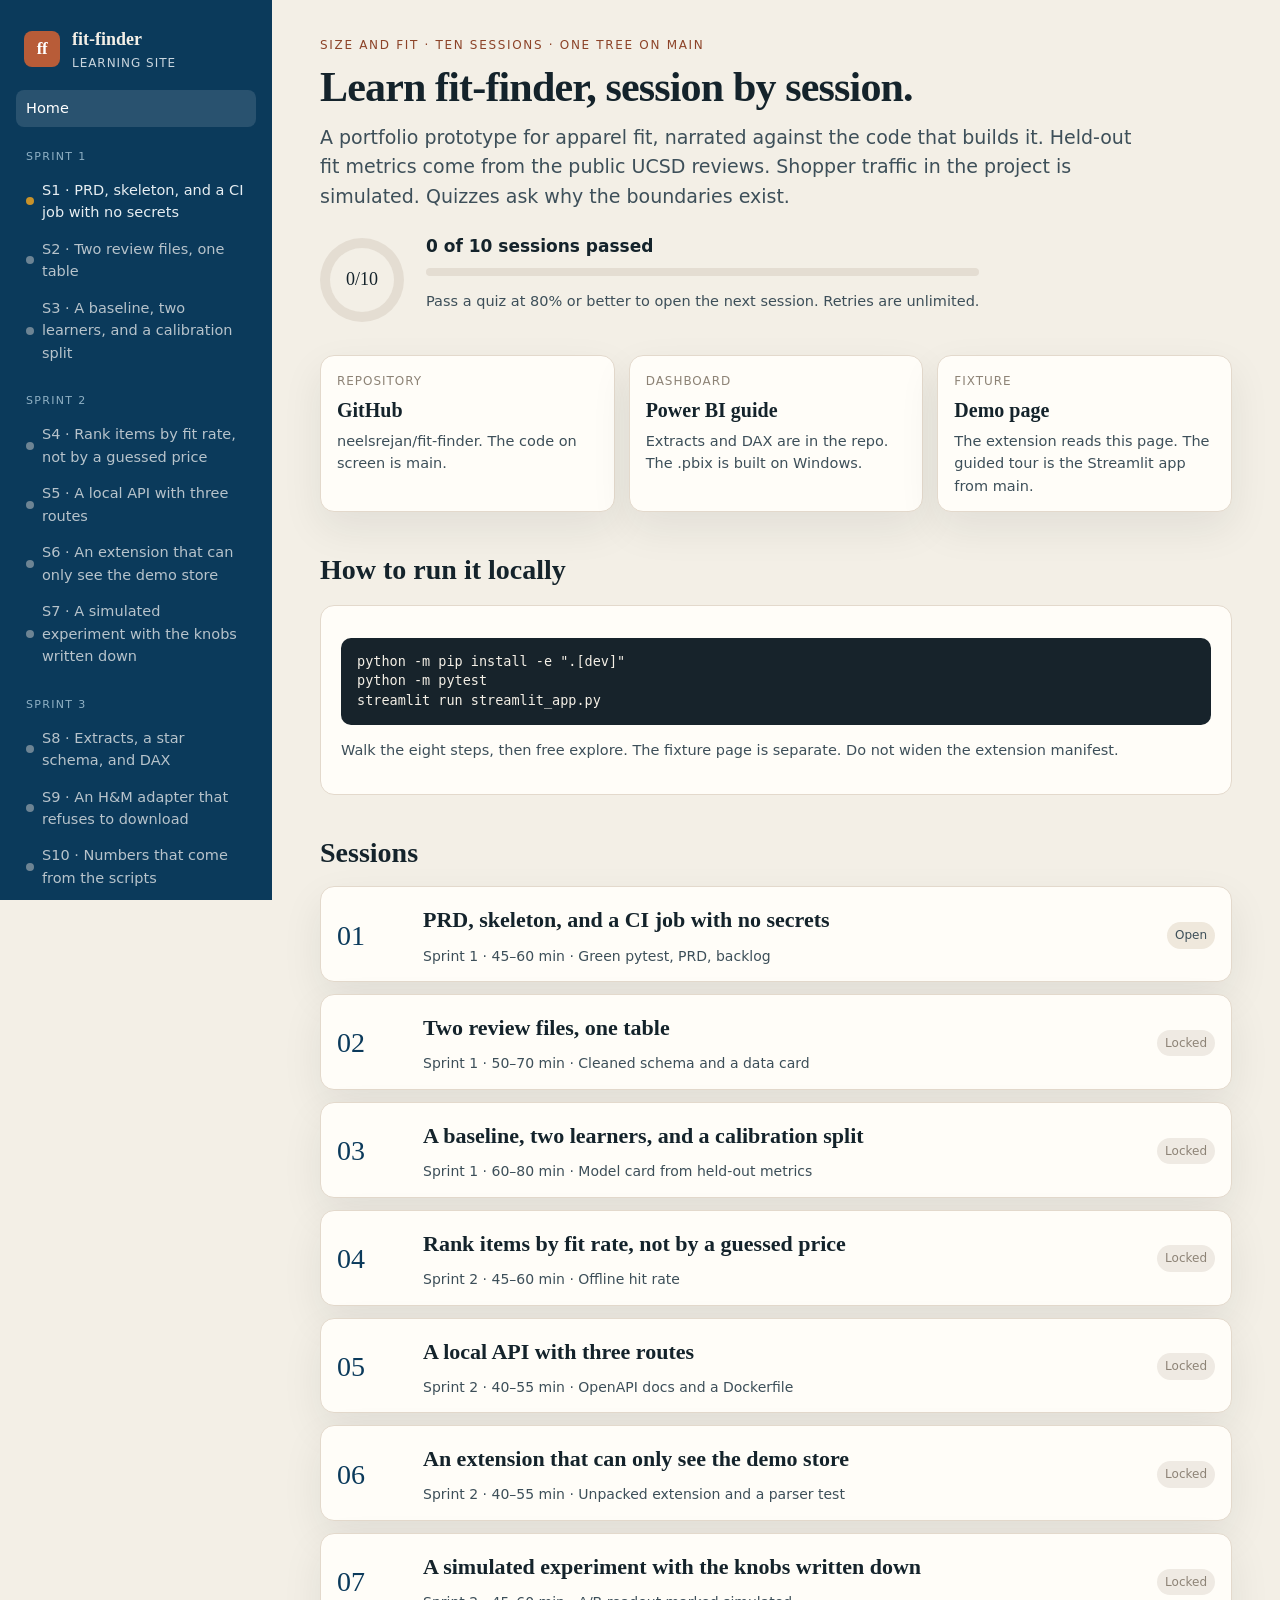
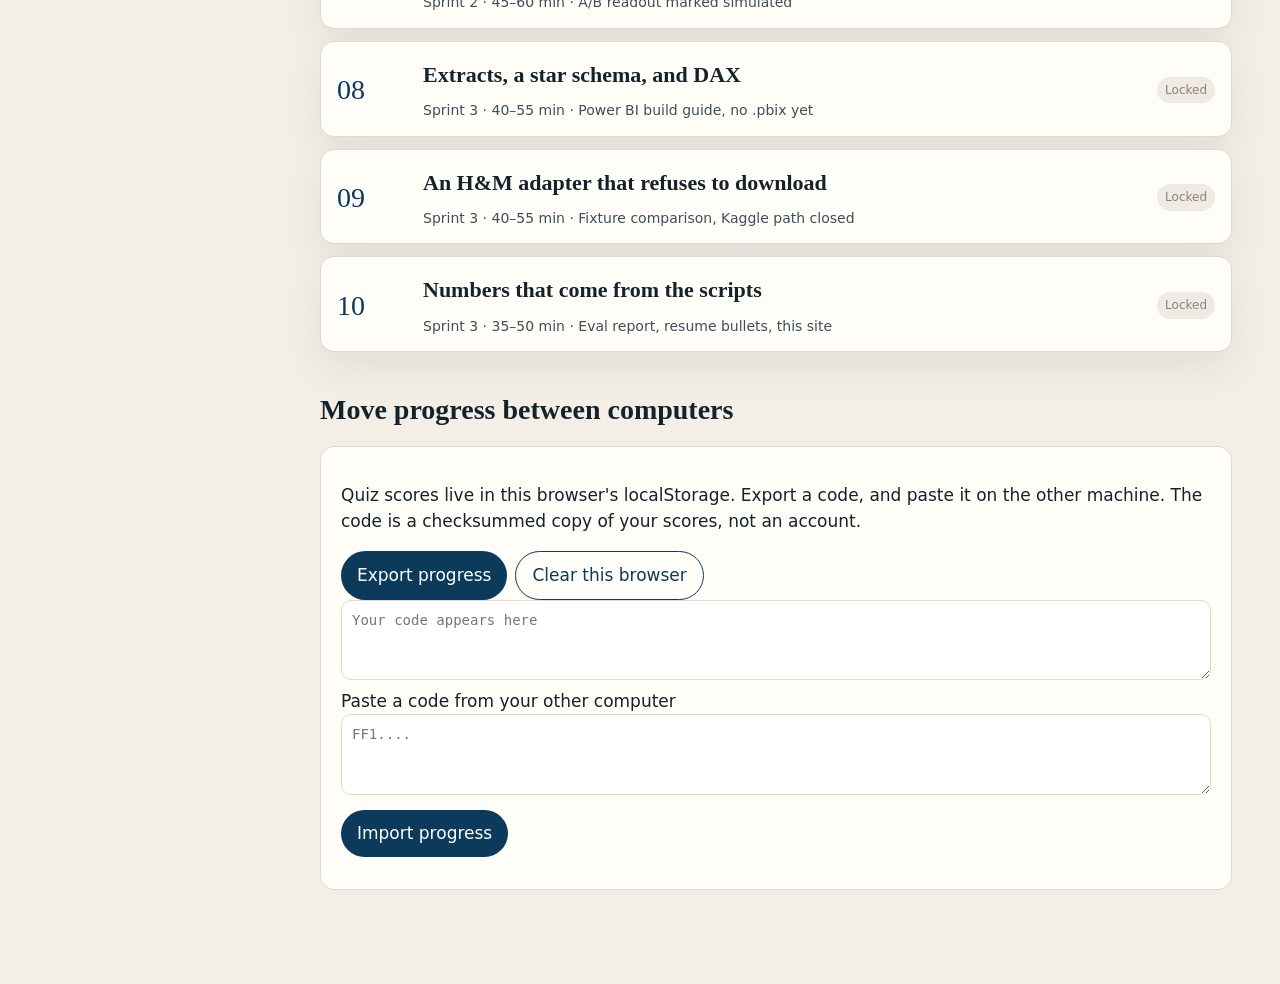
<file: academy/site/index.html>
<!DOCTYPE html>
<html lang="en">
<head>
<meta charset="utf-8">
<meta name="viewport" content="width=device-width, initial-scale=1">
<title>fit-finder learning site</title>
<link rel="stylesheet" href="css/academy.css">

</head>
<body data-page="home" data-session="0">
<div class="app">
<aside class="nav">
<a class="brand" href="index.html"><div class="mark">ff</div><div><strong>fit-finder</strong><span>Learning site</span></div></a>
<a class="item active" href="index.html">Home</a>
<div class="week">Sprint 1</div>
<a class="item" data-session="1" href="session-1.html"><i class="dot"></i>S1 · PRD, skeleton, and a CI job with no secrets</a>
<a class="item" data-session="2" href="session-2.html"><i class="dot"></i>S2 · Two review files, one table</a>
<a class="item" data-session="3" href="session-3.html"><i class="dot"></i>S3 · A baseline, two learners, and a calibration split</a>
<div class="week">Sprint 2</div>
<a class="item" data-session="4" href="session-4.html"><i class="dot"></i>S4 · Rank items by fit rate, not by a guessed price</a>
<a class="item" data-session="5" href="session-5.html"><i class="dot"></i>S5 · A local API with three routes</a>
<a class="item" data-session="6" href="session-6.html"><i class="dot"></i>S6 · An extension that can only see the demo store</a>
<a class="item" data-session="7" href="session-7.html"><i class="dot"></i>S7 · A simulated experiment with the knobs written down</a>
<div class="week">Sprint 3</div>
<a class="item" data-session="8" href="session-8.html"><i class="dot"></i>S8 · Extracts, a star schema, and DAX</a>
<a class="item" data-session="9" href="session-9.html"><i class="dot"></i>S9 · An H&amp;M adapter that refuses to download</a>
<a class="item" data-session="10" href="session-10.html"><i class="dot"></i>S10 · Numbers that come from the scripts</a>
<div class="nav-foot" id="nav-progress">Progress stays in this browser</div>
</aside>
<main class="main">

<p class="kicker">Size and fit · ten sessions · one tree on main</p>
<h1>Learn fit-finder, session by session.</h1>
<p class="lede">A portfolio prototype for apparel fit, narrated against the code that builds it. Held-out fit metrics come from the public UCSD reviews. Shopper traffic in the project is simulated. Quizzes ask why the boundaries exist.</p>
<div class="progress-row">
  <div class="ring" data-progress style="--p:0"><span id="ring-label">0/10</span></div>
  <div>
    <strong id="progress-label">0 of 10 sessions passed</strong>
    <div class="bar" data-progress style="--p:0"><i></i></div>
    <p class="note" id="progress-detail">Pass a quiz at 80% or better to open the next session. Retries are unlimited.</p>
    <p class="note" id="lock-note"></p>
  </div>
</div>
<div class="cards">
  <a class="link-card" id="link-github" href="https://github.com/neelsrejan/fit-finder"><div class="label">Repository</div><strong>GitHub</strong><p>neelsrejan/fit-finder. The code on screen is main.</p></a>
  <a class="link-card" href="https://github.com/neelsrejan/fit-finder/blob/main/analytics/powerbi/BUILD.md"><div class="label">Dashboard</div><strong>Power BI guide</strong><p>Extracts and DAX are in the repo. The .pbix is built on Windows.</p></a>
  <a class="link-card" href="https://neelsrejan.github.io/fit-finder/demo/"><div class="label">Fixture</div><strong>Demo page</strong><p>The extension reads this page. The guided tour is the Streamlit app from main.</p></a>
</div>
<h2>How to run it locally</h2>
<div class="panel">
<pre>python -m pip install -e ".[dev]"
python -m pytest
streamlit run streamlit_app.py</pre>
<p class="note">Walk the eight steps, then free explore. The fixture page is separate. Do not widen the extension manifest.</p>
</div>
<h2>Sessions</h2>
<div class="session-grid">
<a class="session-card" data-session="1" href="session-1.html">
<div class="num">01</div>
<div><h3>PRD, skeleton, and a CI job with no secrets</h3>
<div class="meta">Sprint 1 · 45–60 min · Green pytest, PRD, backlog</div></div>
<div class="pill">Open</div>
</a><a class="session-card" data-session="2" href="session-2.html">
<div class="num">02</div>
<div><h3>Two review files, one table</h3>
<div class="meta">Sprint 1 · 50–70 min · Cleaned schema and a data card</div></div>
<div class="pill">Open</div>
</a><a class="session-card" data-session="3" href="session-3.html">
<div class="num">03</div>
<div><h3>A baseline, two learners, and a calibration split</h3>
<div class="meta">Sprint 1 · 60–80 min · Model card from held-out metrics</div></div>
<div class="pill">Open</div>
</a><a class="session-card" data-session="4" href="session-4.html">
<div class="num">04</div>
<div><h3>Rank items by fit rate, not by a guessed price</h3>
<div class="meta">Sprint 2 · 45–60 min · Offline hit rate</div></div>
<div class="pill">Open</div>
</a><a class="session-card" data-session="5" href="session-5.html">
<div class="num">05</div>
<div><h3>A local API with three routes</h3>
<div class="meta">Sprint 2 · 40–55 min · OpenAPI docs and a Dockerfile</div></div>
<div class="pill">Open</div>
</a><a class="session-card" data-session="6" href="session-6.html">
<div class="num">06</div>
<div><h3>An extension that can only see the demo store</h3>
<div class="meta">Sprint 2 · 40–55 min · Unpacked extension and a parser test</div></div>
<div class="pill">Open</div>
</a><a class="session-card" data-session="7" href="session-7.html">
<div class="num">07</div>
<div><h3>A simulated experiment with the knobs written down</h3>
<div class="meta">Sprint 2 · 45–60 min · A/B readout marked simulated</div></div>
<div class="pill">Open</div>
</a><a class="session-card" data-session="8" href="session-8.html">
<div class="num">08</div>
<div><h3>Extracts, a star schema, and DAX</h3>
<div class="meta">Sprint 3 · 40–55 min · Power BI build guide, no .pbix yet</div></div>
<div class="pill">Open</div>
</a><a class="session-card" data-session="9" href="session-9.html">
<div class="num">09</div>
<div><h3>An H&amp;M adapter that refuses to download</h3>
<div class="meta">Sprint 3 · 40–55 min · Fixture comparison, Kaggle path closed</div></div>
<div class="pill">Open</div>
</a><a class="session-card" data-session="10" href="session-10.html">
<div class="num">10</div>
<div><h3>Numbers that come from the scripts</h3>
<div class="meta">Sprint 3 · 35–50 min · Eval report, resume bullets, this site</div></div>
<div class="pill">Open</div>
</a>
</div>
<h2>Move progress between computers</h2>
<div class="panel">
<p>Quiz scores live in this browser's localStorage. Export a code, and paste it on the other machine. The code is a checksummed copy of your scores, not an account.</p>
<div class="row">
  <button type="button" id="export-btn">Export progress</button>
  <button type="button" class="secondary" id="reset-btn">Clear this browser</button>
</div>
<textarea id="export-code" rows="3" readonly placeholder="Your code appears here"></textarea>
<label for="import-code">Paste a code from your other computer</label>
<textarea id="import-code" rows="3" placeholder="FF1...."></textarea>
<div class="row"><button type="button" id="import-btn">Import progress</button></div>
<p class="note" id="transfer-msg"></p>
</div>

</main>
</div>
<script src="js/site-config.js"></script>
<script src="js/quiz-data.js"></script>
<script src="js/academy.js"></script>
</body>
</html>
</file>
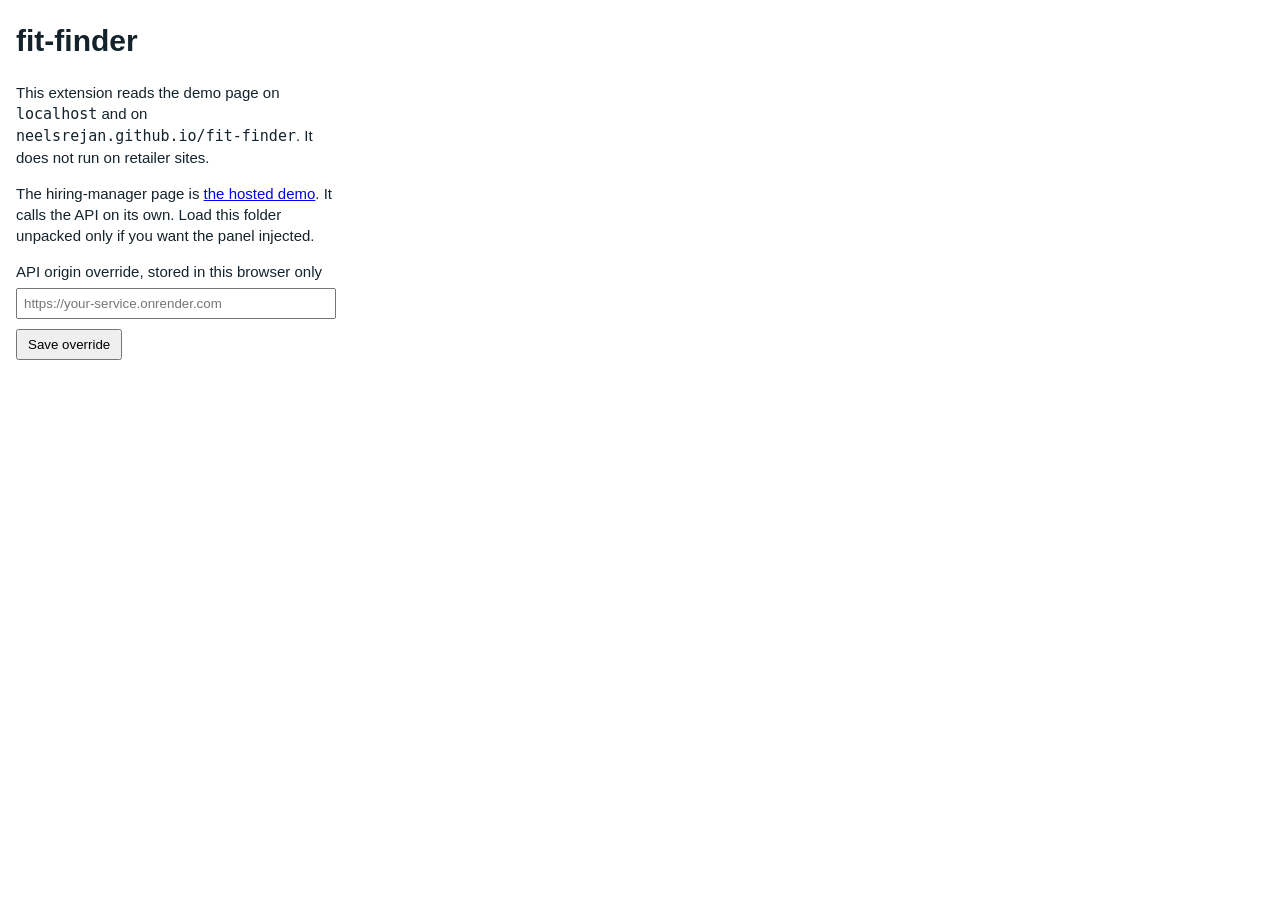
<file: extension/popup.html>
<!DOCTYPE html>
<html lang="en">
<head>
  <meta charset="utf-8">
  <title>fit-finder</title>
  <style>
    body { font: 15px/1.4 "Segoe UI", sans-serif; margin: 16px; color: #14232b; width: 320px; }
    p, label { max-width: 36em; }
    input { width: 100%; box-sizing: border-box; margin: 6px 0 10px; padding: 6px; }
    button { padding: 6px 10px; }
  </style>
</head>
<body>
  <h1>fit-finder</h1>
  <p>This extension reads the demo page on <code>localhost</code> and on <code>neelsrejan.github.io/fit-finder</code>. It does not run on retailer sites.</p>
  <p>The hiring-manager page is <a id="demo-link" href="https://neelsrejan.github.io/fit-finder/demo/">the hosted demo</a>. It calls the API on its own. Load this folder unpacked only if you want the panel injected.</p>
  <label for="api-base">API origin override, stored in this browser only</label>
  <input id="api-base" type="url" placeholder="https://your-service.onrender.com" autocomplete="off">
  <button id="save" type="button">Save override</button>
  <p id="status"></p>
  <script src="popup.js"></script>
</body>
</html>
</file>
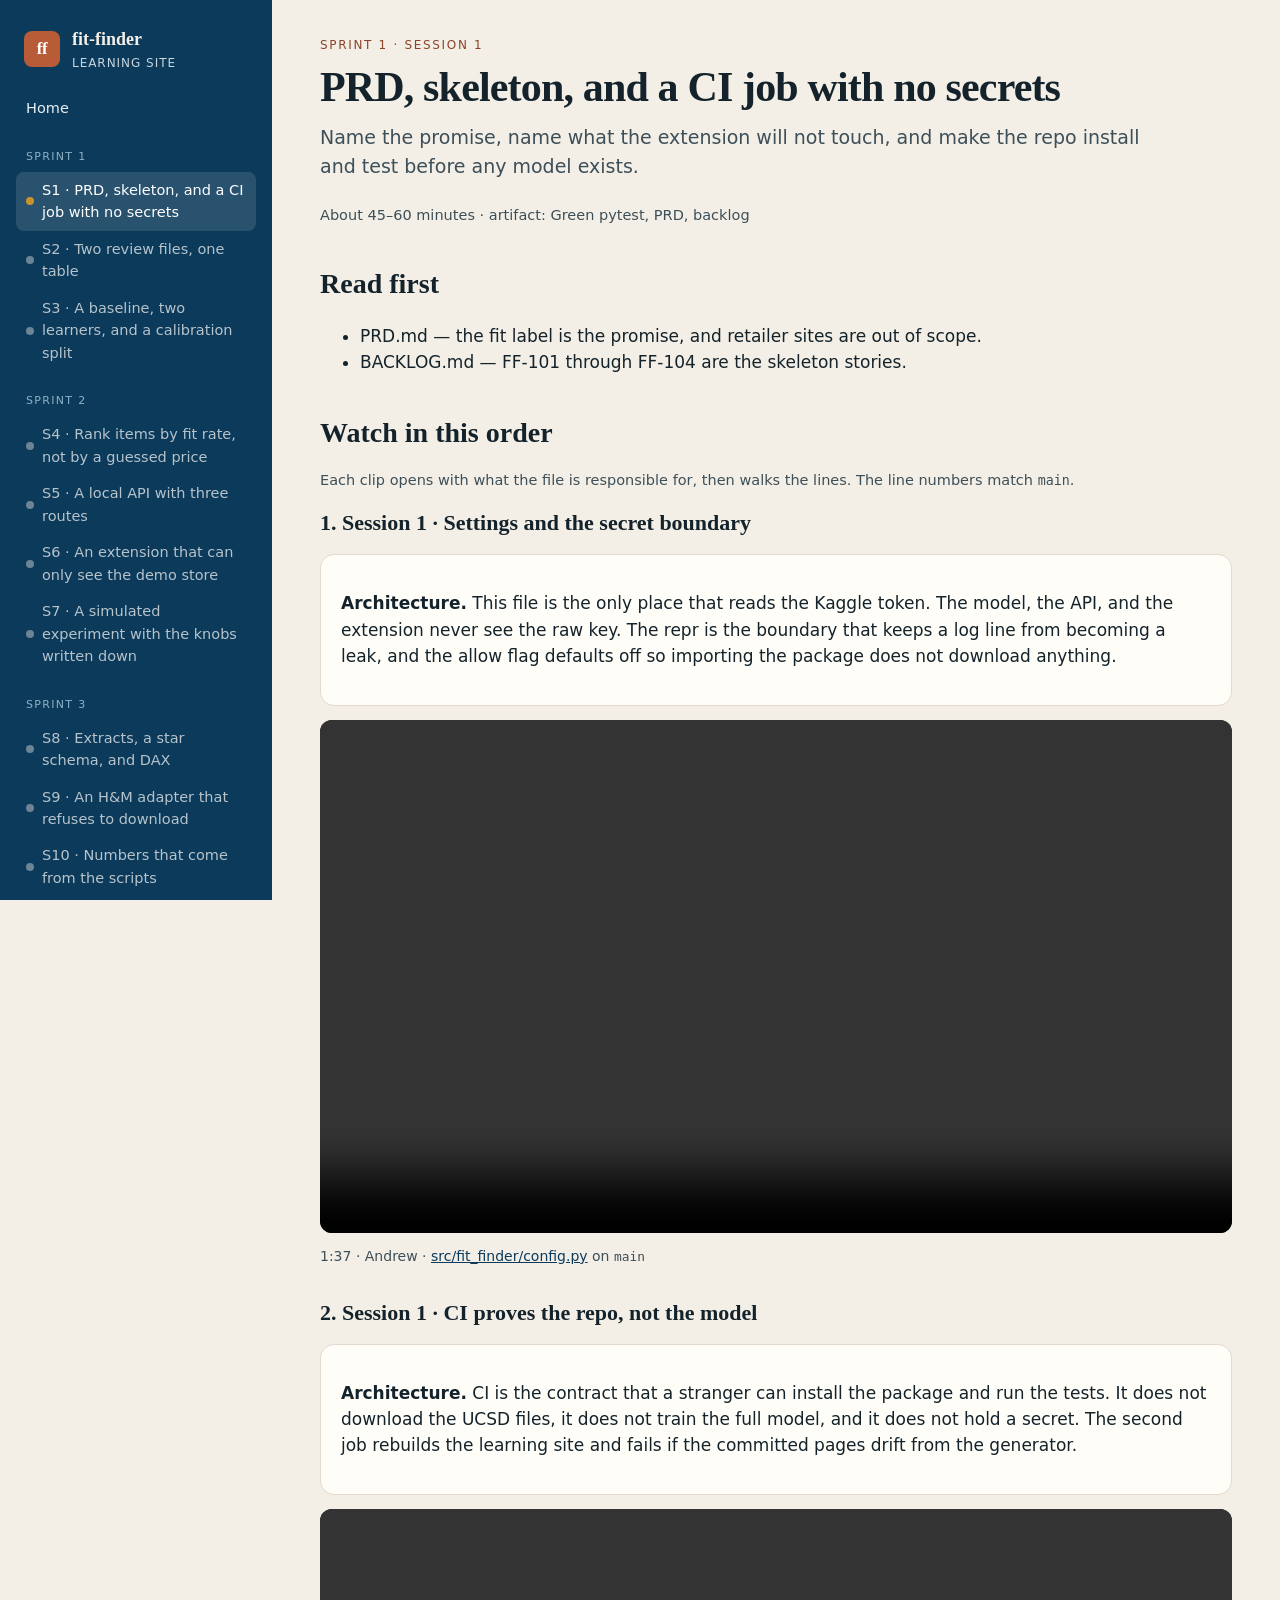
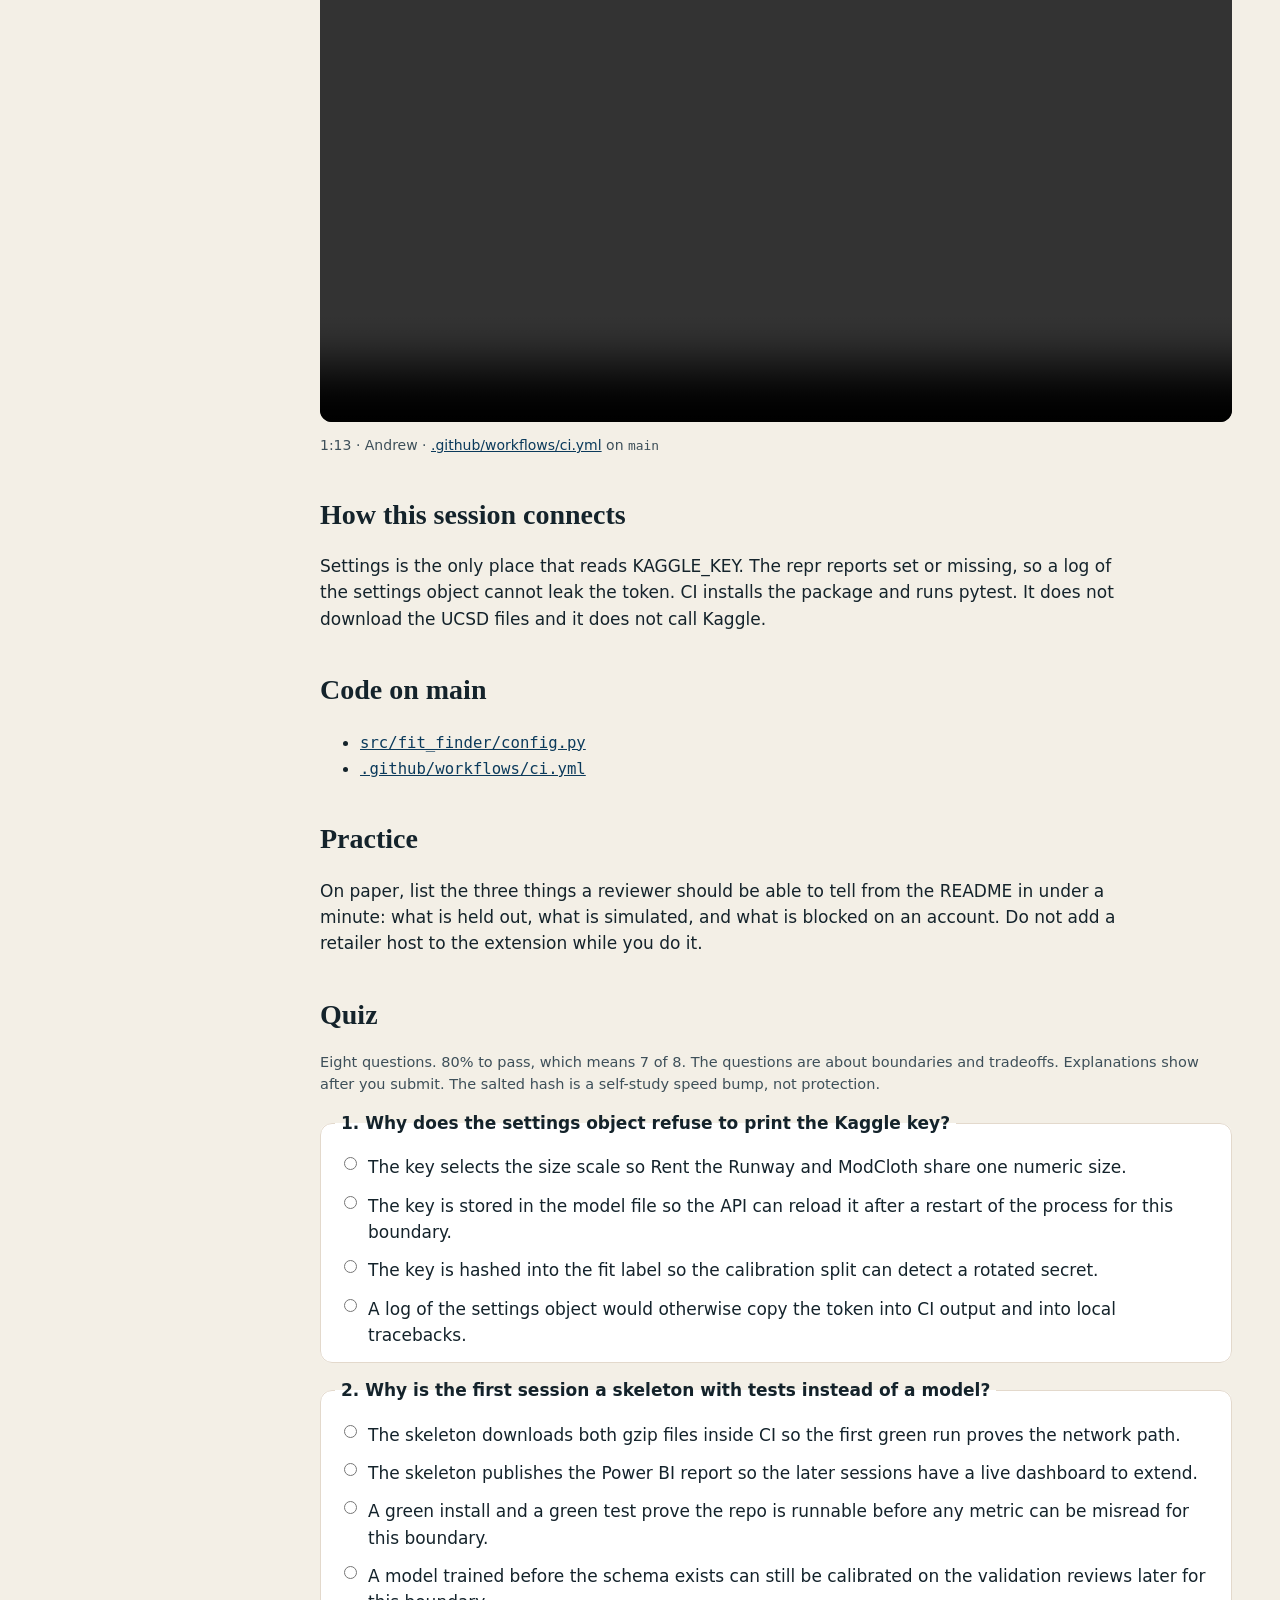
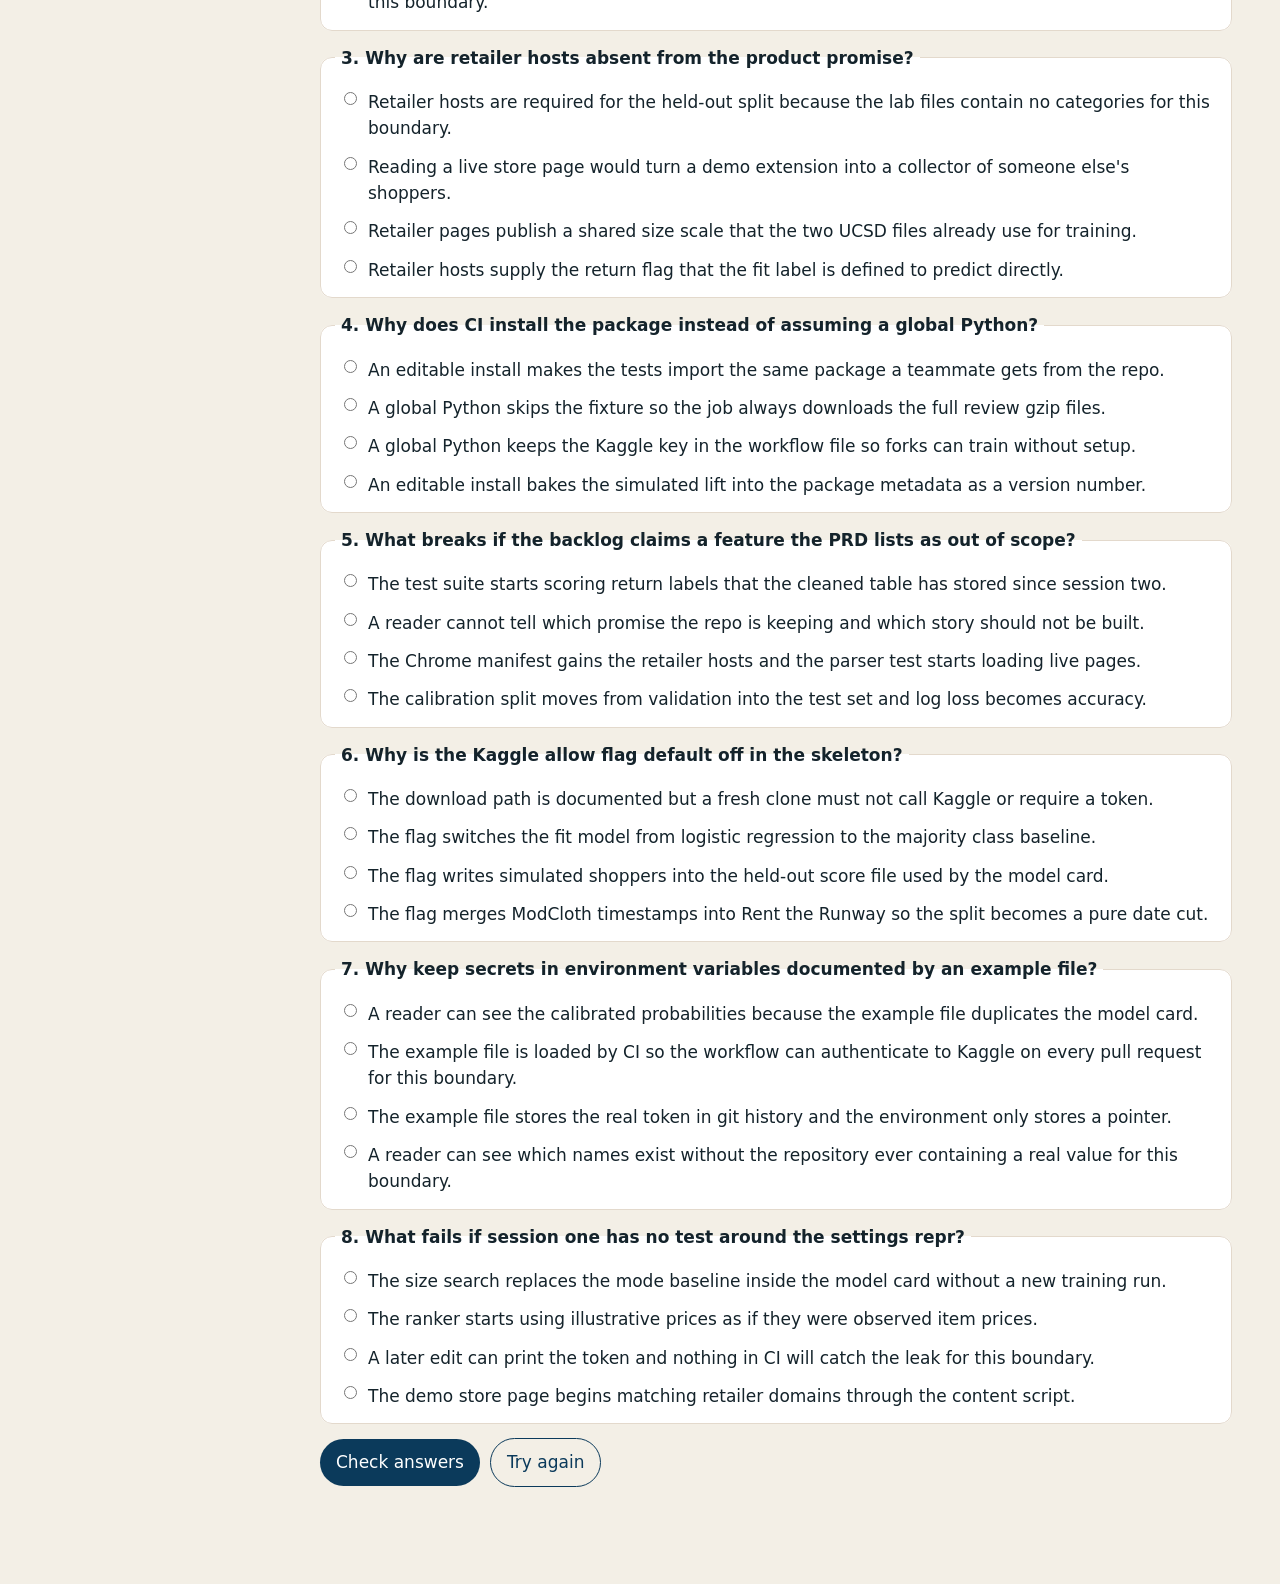
<file: academy/site/session-1.html>
<!DOCTYPE html>
<html lang="en">
<head>
<meta charset="utf-8">
<meta name="viewport" content="width=device-width, initial-scale=1">
<title>Session 1 · PRD, skeleton, and a CI job with no secrets</title>
<link rel="stylesheet" href="css/academy.css">

</head>
<body data-page="session" data-session="1">
<div class="app">
<aside class="nav">
<a class="brand" href="index.html"><div class="mark">ff</div><div><strong>fit-finder</strong><span>Learning site</span></div></a>
<a class="item" href="index.html">Home</a>
<div class="week">Sprint 1</div>
<a class="item active" data-session="1" href="session-1.html"><i class="dot"></i>S1 · PRD, skeleton, and a CI job with no secrets</a>
<a class="item" data-session="2" href="session-2.html"><i class="dot"></i>S2 · Two review files, one table</a>
<a class="item" data-session="3" href="session-3.html"><i class="dot"></i>S3 · A baseline, two learners, and a calibration split</a>
<div class="week">Sprint 2</div>
<a class="item" data-session="4" href="session-4.html"><i class="dot"></i>S4 · Rank items by fit rate, not by a guessed price</a>
<a class="item" data-session="5" href="session-5.html"><i class="dot"></i>S5 · A local API with three routes</a>
<a class="item" data-session="6" href="session-6.html"><i class="dot"></i>S6 · An extension that can only see the demo store</a>
<a class="item" data-session="7" href="session-7.html"><i class="dot"></i>S7 · A simulated experiment with the knobs written down</a>
<div class="week">Sprint 3</div>
<a class="item" data-session="8" href="session-8.html"><i class="dot"></i>S8 · Extracts, a star schema, and DAX</a>
<a class="item" data-session="9" href="session-9.html"><i class="dot"></i>S9 · An H&amp;M adapter that refuses to download</a>
<a class="item" data-session="10" href="session-10.html"><i class="dot"></i>S10 · Numbers that come from the scripts</a>
<div class="nav-foot" id="nav-progress">Progress stays in this browser</div>
</aside>
<main class="main">

<p class="kicker">Sprint 1 · Session 1</p>
<h1>PRD, skeleton, and a CI job with no secrets</h1>
<p class="lede">Name the promise, name what the extension will not touch, and make the repo install and test before any model exists.</p>
<p class="note">About 45–60 minutes · artifact: Green pytest, PRD, backlog</p>
<div class="lock-screen">
  <div class="panel">
    <h2>This session is locked</h2>
    <p>Pass Session 0 at 80% or better to open the videos and this quiz. Retries on the earlier quiz are unlimited. If you already passed it on another computer, import that progress code from the home page.</p>
    <p><a class="button" href="session-0.html">Go to Session 0</a> <a class="button secondary" href="index.html">Home</a></p>
  </div>
</div>
<div class="lesson">
<h2>Read first</h2>
<ul><li>PRD.md — the fit label is the promise, and retailer sites are out of scope.</li><li>BACKLOG.md — FF-101 through FF-104 are the skeleton stories.</li></ul>
<h2>Watch in this order</h2>
<p class="note">Each clip opens with what the file is responsible for, then walks the lines. The line numbers match <code>main</code>.</p>
<article class="clip">
<h3>1. Session 1 · Settings and the secret boundary</h3>
<div class="panel"><p><strong>Architecture.</strong> This file is the only place that reads the Kaggle token. The model, the API, and the extension never see the raw key. The repr is the boundary that keeps a log line from becoming a leak, and the allow flag defaults off so importing the package does not download anything.</p></div>
<video controls preload="metadata" src="videos/session-1/01_config.mp4">
<a href="videos/session-1/01_config.mp4">Download clip 1</a>
</video>
<p class="meta">1:37 · Andrew · <a href="https://github.com/neelsrejan/fit-finder/blob/main/src/fit_finder/config.py">src/fit_finder/config.py</a> on <code>main</code></p>
</article><article class="clip">
<h3>2. Session 1 · CI proves the repo, not the model</h3>
<div class="panel"><p><strong>Architecture.</strong> CI is the contract that a stranger can install the package and run the tests. It does not download the UCSD files, it does not train the full model, and it does not hold a secret. The second job rebuilds the learning site and fails if the committed pages drift from the generator.</p></div>
<video controls preload="metadata" src="videos/session-1/02_ci.mp4">
<a href="videos/session-1/02_ci.mp4">Download clip 2</a>
</video>
<p class="meta">1:13 · Andrew · <a href="https://github.com/neelsrejan/fit-finder/blob/main/.github/workflows/ci.yml">.github/workflows/ci.yml</a> on <code>main</code></p>
</article>
<h2>How this session connects</h2>
<div class="prose"><p>Settings is the only place that reads KAGGLE_KEY. The repr reports set or missing, so a log of the settings object cannot leak the token. CI installs the package and runs pytest. It does not download the UCSD files and it does not call Kaggle.</p></div>
<h2>Code on main</h2>
<ul><li><a href="https://github.com/neelsrejan/fit-finder/blob/main/src/fit_finder/config.py"><code>src/fit_finder/config.py</code></a></li><li><a href="https://github.com/neelsrejan/fit-finder/blob/main/.github/workflows/ci.yml"><code>.github/workflows/ci.yml</code></a></li></ul>
<h2>Practice</h2>
<div class="prose"><p>On paper, list the three things a reviewer should be able to tell from the README in under a minute: what is held out, what is simulated, and what is blocked on an account. Do not add a retailer host to the extension while you do it.</p></div>
<h2>Quiz</h2>
<p class="note">Eight questions. 80% to pass, which means 7 of 8. The questions are about boundaries and tradeoffs. Explanations show after you submit. The salted hash is a self-study speed bump, not protection.</p>
<div id="quiz"></div>
</div>

</main>
</div>
<script src="js/site-config.js"></script>
<script src="js/quiz-data.js"></script>
<script src="js/academy.js"></script>
</body>
</html>
</file>
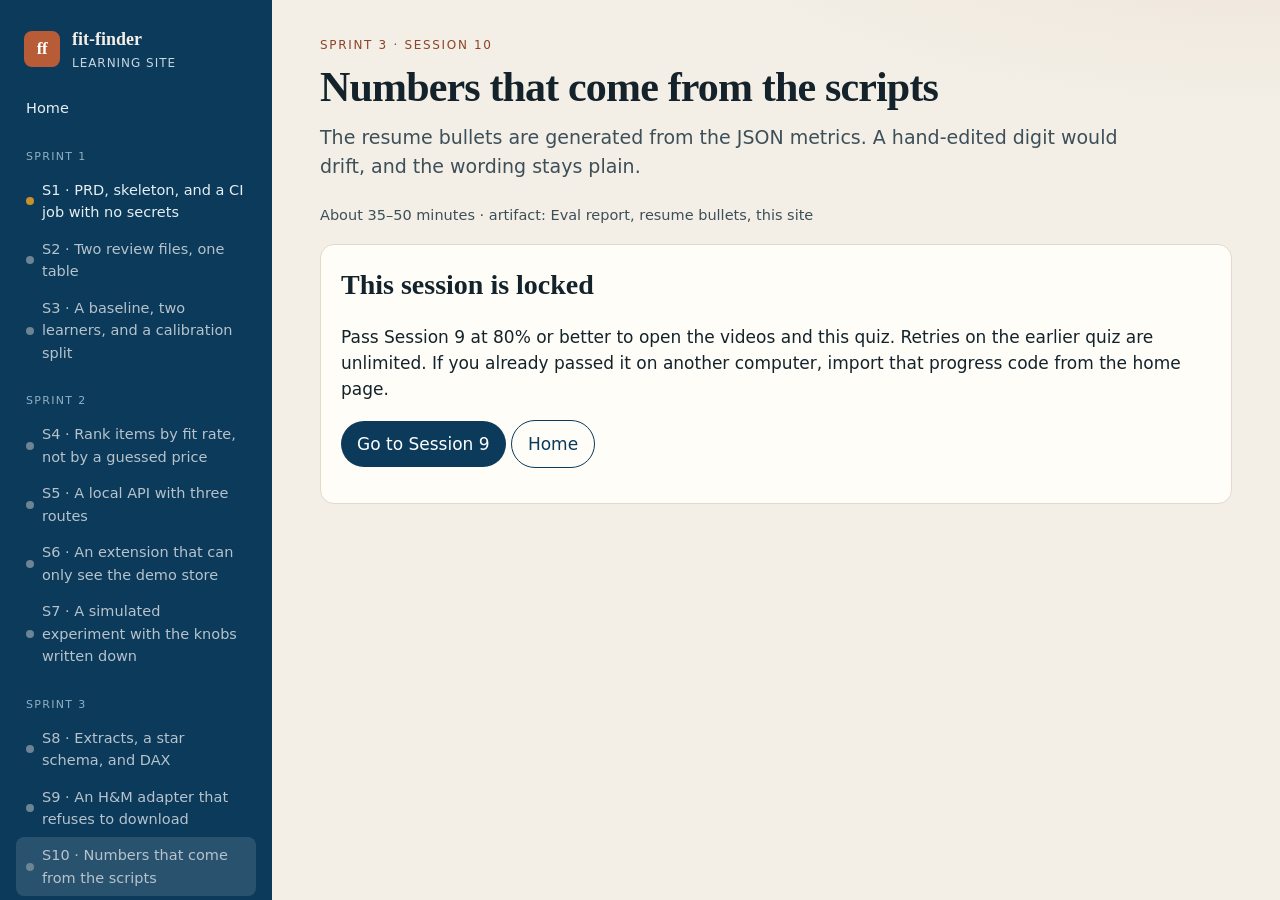
<file: academy/site/session-10.html>
<!DOCTYPE html>
<html lang="en">
<head>
<meta charset="utf-8">
<meta name="viewport" content="width=device-width, initial-scale=1">
<title>Session 10 · Numbers that come from the scripts</title>
<link rel="stylesheet" href="css/academy.css">

<script>
(function () {
  var session = 10;
  var ok = false;
  try {
    var raw = localStorage.getItem("ff-academy-progress-v1");
    var data = raw ? JSON.parse(raw) : null;
    var prev = data && data.sessions && data.sessions[String(session - 1)];
    ok = !!(prev && prev.passed);
  } catch (e) { ok = false; }
  if (!ok) document.documentElement.classList.add("is-locked");
})();
</script>
</head>
<body data-page="session" data-session="10">
<div class="app">
<aside class="nav">
<a class="brand" href="index.html"><div class="mark">ff</div><div><strong>fit-finder</strong><span>Learning site</span></div></a>
<a class="item" href="index.html">Home</a>
<div class="week">Sprint 1</div>
<a class="item" data-session="1" href="session-1.html"><i class="dot"></i>S1 · PRD, skeleton, and a CI job with no secrets</a>
<a class="item" data-session="2" href="session-2.html"><i class="dot"></i>S2 · Two review files, one table</a>
<a class="item" data-session="3" href="session-3.html"><i class="dot"></i>S3 · A baseline, two learners, and a calibration split</a>
<div class="week">Sprint 2</div>
<a class="item" data-session="4" href="session-4.html"><i class="dot"></i>S4 · Rank items by fit rate, not by a guessed price</a>
<a class="item" data-session="5" href="session-5.html"><i class="dot"></i>S5 · A local API with three routes</a>
<a class="item" data-session="6" href="session-6.html"><i class="dot"></i>S6 · An extension that can only see the demo store</a>
<a class="item" data-session="7" href="session-7.html"><i class="dot"></i>S7 · A simulated experiment with the knobs written down</a>
<div class="week">Sprint 3</div>
<a class="item" data-session="8" href="session-8.html"><i class="dot"></i>S8 · Extracts, a star schema, and DAX</a>
<a class="item" data-session="9" href="session-9.html"><i class="dot"></i>S9 · An H&amp;M adapter that refuses to download</a>
<a class="item active" data-session="10" href="session-10.html"><i class="dot"></i>S10 · Numbers that come from the scripts</a>
<div class="nav-foot" id="nav-progress">Progress stays in this browser</div>
</aside>
<main class="main">

<p class="kicker">Sprint 3 · Session 10</p>
<h1>Numbers that come from the scripts</h1>
<p class="lede">The resume bullets are generated from the JSON metrics. A hand-edited digit would drift, and the wording stays plain.</p>
<p class="note">About 35–50 minutes · artifact: Eval report, resume bullets, this site</p>
<div class="lock-screen">
  <div class="panel">
    <h2>This session is locked</h2>
    <p>Pass Session 9 at 80% or better to open the videos and this quiz. Retries on the earlier quiz are unlimited. If you already passed it on another computer, import that progress code from the home page.</p>
    <p><a class="button" href="session-9.html">Go to Session 9</a> <a class="button secondary" href="index.html">Home</a></p>
  </div>
</div>
<div class="lesson">
<h2>Read first</h2>
<ul><li>docs/RESUME_BULLETS.md</li><li>docs/EVAL_REPORT.md</li></ul>
<h2>Watch in this order</h2>
<p class="note">Each clip opens with what the file is responsible for, then walks the lines. The line numbers match <code>main</code>.</p>
<article class="clip">
<h3>1. Session 10 · The card is a formatter</h3>
<div class="panel"><p><strong>Architecture.</strong> The report module does not train and does not simulate. It reads JSON that other scripts wrote and formats sentences around those digits. That is why a resume bullet cannot drift from the model card unless someone edits the prose template. The size-search loss is hard-coded as a sentence because the comparison is part of the result, not an optional footnote.</p></div>
<video controls preload="metadata" src="videos/session-10/01_model_card.mp4">
<a href="videos/session-10/01_model_card.mp4">Download clip 1</a>
</video>
<p class="meta">1:25 · Andrew · <a href="https://github.com/neelsrejan/fit-finder/blob/main/src/fit_finder/eval/render.py">src/fit_finder/eval/render.py</a> on <code>main</code></p>
</article><article class="clip">
<h3>2. Session 10 · Four sections, two kinds of number</h3>
<div class="panel"><p><strong>Architecture.</strong> The eval report is the single page a hiring manager can read after the model card. It keeps held-out fit metrics, the content ranker, the simulated experiment, and the blocked H and M comparison in separate sections. The function refuses to compute a new number. If a figure is not in the JSON, it cannot appear.</p></div>
<video controls preload="metadata" src="videos/session-10/02_eval_report.mp4">
<a href="videos/session-10/02_eval_report.mp4">Download clip 2</a>
</video>
<p class="meta">1:03 · Andrew · <a href="https://github.com/neelsrejan/fit-finder/blob/main/src/fit_finder/eval/render.py">src/fit_finder/eval/render.py</a> on <code>main</code></p>
</article>
<h2>How this session connects</h2>
<div class="prose"><p>render.py formats digits from docs/metrics. It does not recompute the model. scripts/build_metrics.py is the path that trains, ranks, simulates, and then calls the renderer. The learning site is static files plus the Pages workflow.</p></div>
<h2>Code on main</h2>
<ul><li><a href="https://github.com/neelsrejan/fit-finder/blob/main/src/fit_finder/eval/render.py"><code>src/fit_finder/eval/render.py</code></a></li></ul>
<h2>Practice</h2>
<div class="prose"><p>Read the resume bullets out loud and mark any clause a hiring manager could mistake for production traffic. The simulated rates are allowed to stay if the sentence says simulated.</p></div>
<h2>Quiz</h2>
<p class="note">Eight questions. 80% to pass, which means 7 of 8. The questions are about boundaries and tradeoffs. Explanations show after you submit. The salted hash is a self-study speed bump, not protection.</p>
<div id="quiz"></div>
</div>

</main>
</div>
<script src="js/site-config.js"></script>
<script src="js/quiz-data.js"></script>
<script src="js/academy.js"></script>
</body>
</html>
</file>
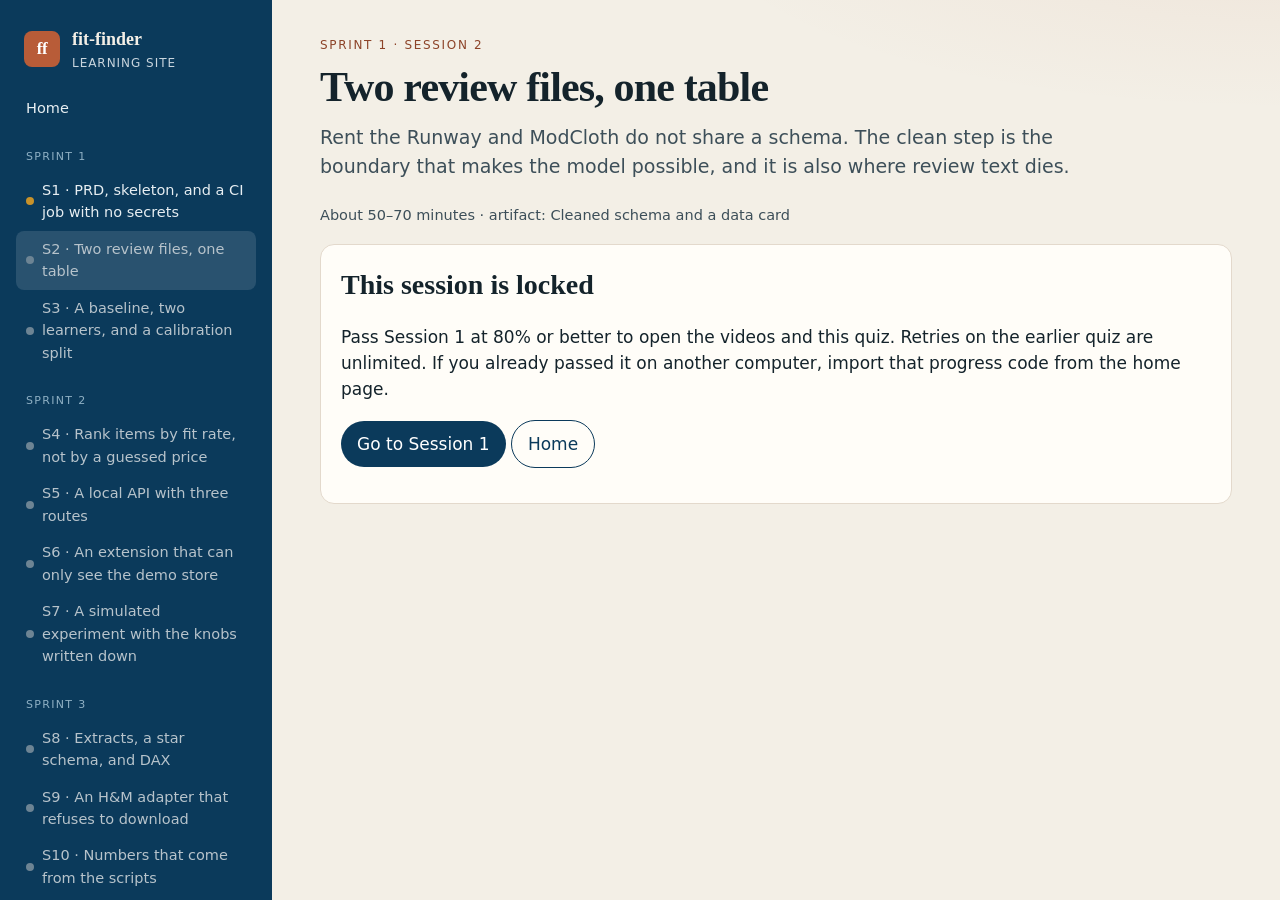
<file: academy/site/session-2.html>
<!DOCTYPE html>
<html lang="en">
<head>
<meta charset="utf-8">
<meta name="viewport" content="width=device-width, initial-scale=1">
<title>Session 2 · Two review files, one table</title>
<link rel="stylesheet" href="css/academy.css">

<script>
(function () {
  var session = 2;
  var ok = false;
  try {
    var raw = localStorage.getItem("ff-academy-progress-v1");
    var data = raw ? JSON.parse(raw) : null;
    var prev = data && data.sessions && data.sessions[String(session - 1)];
    ok = !!(prev && prev.passed);
  } catch (e) { ok = false; }
  if (!ok) document.documentElement.classList.add("is-locked");
})();
</script>
</head>
<body data-page="session" data-session="2">
<div class="app">
<aside class="nav">
<a class="brand" href="index.html"><div class="mark">ff</div><div><strong>fit-finder</strong><span>Learning site</span></div></a>
<a class="item" href="index.html">Home</a>
<div class="week">Sprint 1</div>
<a class="item" data-session="1" href="session-1.html"><i class="dot"></i>S1 · PRD, skeleton, and a CI job with no secrets</a>
<a class="item active" data-session="2" href="session-2.html"><i class="dot"></i>S2 · Two review files, one table</a>
<a class="item" data-session="3" href="session-3.html"><i class="dot"></i>S3 · A baseline, two learners, and a calibration split</a>
<div class="week">Sprint 2</div>
<a class="item" data-session="4" href="session-4.html"><i class="dot"></i>S4 · Rank items by fit rate, not by a guessed price</a>
<a class="item" data-session="5" href="session-5.html"><i class="dot"></i>S5 · A local API with three routes</a>
<a class="item" data-session="6" href="session-6.html"><i class="dot"></i>S6 · An extension that can only see the demo store</a>
<a class="item" data-session="7" href="session-7.html"><i class="dot"></i>S7 · A simulated experiment with the knobs written down</a>
<div class="week">Sprint 3</div>
<a class="item" data-session="8" href="session-8.html"><i class="dot"></i>S8 · Extracts, a star schema, and DAX</a>
<a class="item" data-session="9" href="session-9.html"><i class="dot"></i>S9 · An H&amp;M adapter that refuses to download</a>
<a class="item" data-session="10" href="session-10.html"><i class="dot"></i>S10 · Numbers that come from the scripts</a>
<div class="nav-foot" id="nav-progress">Progress stays in this browser</div>
</aside>
<main class="main">

<p class="kicker">Sprint 1 · Session 2</p>
<h1>Two review files, one table</h1>
<p class="lede">Rent the Runway and ModCloth do not share a schema. The clean step is the boundary that makes the model possible, and it is also where review text dies.</p>
<p class="note">About 50–70 minutes · artifact: Cleaned schema and a data card</p>
<div class="lock-screen">
  <div class="panel">
    <h2>This session is locked</h2>
    <p>Pass Session 1 at 80% or better to open the videos and this quiz. Retries on the earlier quiz are unlimited. If you already passed it on another computer, import that progress code from the home page.</p>
    <p><a class="button" href="session-1.html">Go to Session 1</a> <a class="button secondary" href="index.html">Home</a></p>
  </div>
</div>
<div class="lesson">
<h2>Read first</h2>
<ul><li>docs/DATA_CARD.md — row counts, missing measurements, and the ModCloth timestamp limit.</li><li>DATA_LICENSES.md — cite the RecSys 2018 paper, and do not commit the gzip files.</li></ul>
<h2>Watch in this order</h2>
<p class="note">Each clip opens with what the file is responsible for, then walks the lines. The line numbers match <code>main</code>.</p>
<article class="clip">
<h3>1. Session 2 · One schema, two sources</h3>
<div class="panel"><p><strong>Architecture.</strong> This file is the boundary between research dumps and the model. Rent the Runway and ModCloth arrive as different JSON shapes. Everything after this module speaks REVIEW_COLUMNS. Review text, names, length, and quality stop here so a later feature cannot quietly use an outcome.</p></div>
<video controls preload="metadata" src="videos/session-2/01_clean.mp4">
<a href="videos/session-2/01_clean.mp4">Download clip 1</a>
</video>
<p class="meta">1:32 · Andrew · <a href="https://github.com/neelsrejan/fit-finder/blob/main/src/fit_finder/data/clean.py">src/fit_finder/data/clean.py</a> on <code>main</code></p>
</article><article class="clip">
<h3>2. Session 2 · Download without committing</h3>
<div class="panel"><p><strong>Architecture.</strong> This module is the only network path for the UCSD files. It is not imported by the model. CI never calls it. The URLs are the current McAuley Lab links, not the commented-out deepx hosts on the same page. The gzip files land in data/raw and stay out of git.</p></div>
<video controls preload="metadata" src="videos/session-2/02_download.mp4">
<a href="videos/session-2/02_download.mp4">Download clip 2</a>
</video>
<p class="meta">0:51 · Andrew · <a href="https://github.com/neelsrejan/fit-finder/blob/main/src/fit_finder/data/download.py">src/fit_finder/data/download.py</a> on <code>main</code></p>
</article>
<h2>How this session connects</h2>
<div class="prose"><p>download.py only fetches the two McAuley Lab URLs and writes gitignored files. clean.py maps each source into REVIEW_COLUMNS. Quality, length, names, and review text stop at this boundary. Later sessions never see them.</p></div>
<h2>Code on main</h2>
<ul><li><a href="https://github.com/neelsrejan/fit-finder/blob/main/src/fit_finder/data/clean.py"><code>src/fit_finder/data/clean.py</code></a></li><li><a href="https://github.com/neelsrejan/fit-finder/blob/main/src/fit_finder/data/download.py"><code>src/fit_finder/data/download.py</code></a></li></ul>
<h2>Practice</h2>
<div class="prose"><p>Explain, in three sentences, why a missing ModCloth timestamp changes what the last review means, and why the model is still allowed to train. The answer belongs in the data card, not in a new feature.</p></div>
<h2>Quiz</h2>
<p class="note">Eight questions. 80% to pass, which means 7 of 8. The questions are about boundaries and tradeoffs. Explanations show after you submit. The salted hash is a self-study speed bump, not protection.</p>
<div id="quiz"></div>
</div>

</main>
</div>
<script src="js/site-config.js"></script>
<script src="js/quiz-data.js"></script>
<script src="js/academy.js"></script>
</body>
</html>
</file>
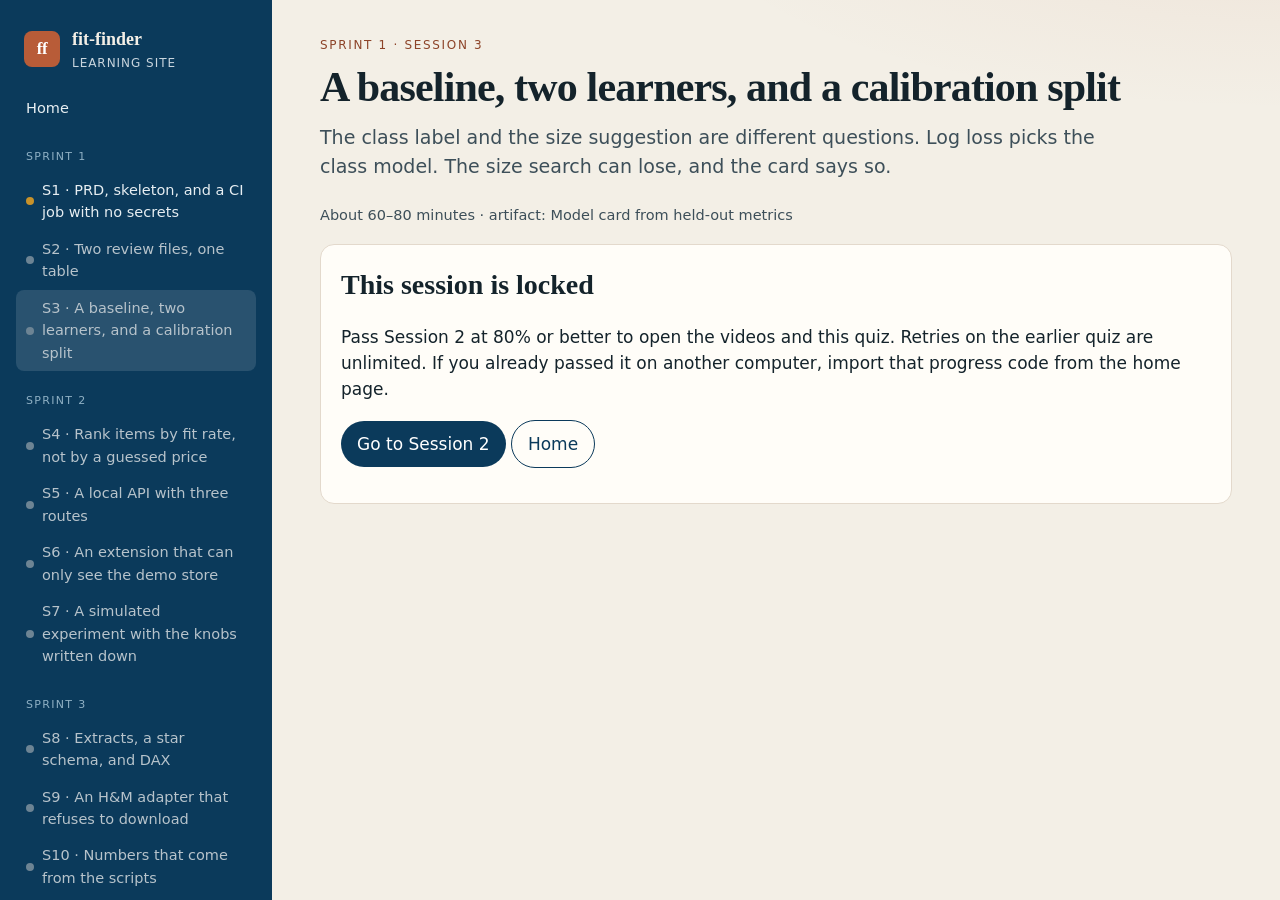
<file: academy/site/session-3.html>
<!DOCTYPE html>
<html lang="en">
<head>
<meta charset="utf-8">
<meta name="viewport" content="width=device-width, initial-scale=1">
<title>Session 3 · A baseline, two learners, and a calibration split</title>
<link rel="stylesheet" href="css/academy.css">

<script>
(function () {
  var session = 3;
  var ok = false;
  try {
    var raw = localStorage.getItem("ff-academy-progress-v1");
    var data = raw ? JSON.parse(raw) : null;
    var prev = data && data.sessions && data.sessions[String(session - 1)];
    ok = !!(prev && prev.passed);
  } catch (e) { ok = false; }
  if (!ok) document.documentElement.classList.add("is-locked");
})();
</script>
</head>
<body data-page="session" data-session="3">
<div class="app">
<aside class="nav">
<a class="brand" href="index.html"><div class="mark">ff</div><div><strong>fit-finder</strong><span>Learning site</span></div></a>
<a class="item" href="index.html">Home</a>
<div class="week">Sprint 1</div>
<a class="item" data-session="1" href="session-1.html"><i class="dot"></i>S1 · PRD, skeleton, and a CI job with no secrets</a>
<a class="item" data-session="2" href="session-2.html"><i class="dot"></i>S2 · Two review files, one table</a>
<a class="item active" data-session="3" href="session-3.html"><i class="dot"></i>S3 · A baseline, two learners, and a calibration split</a>
<div class="week">Sprint 2</div>
<a class="item" data-session="4" href="session-4.html"><i class="dot"></i>S4 · Rank items by fit rate, not by a guessed price</a>
<a class="item" data-session="5" href="session-5.html"><i class="dot"></i>S5 · A local API with three routes</a>
<a class="item" data-session="6" href="session-6.html"><i class="dot"></i>S6 · An extension that can only see the demo store</a>
<a class="item" data-session="7" href="session-7.html"><i class="dot"></i>S7 · A simulated experiment with the knobs written down</a>
<div class="week">Sprint 3</div>
<a class="item" data-session="8" href="session-8.html"><i class="dot"></i>S8 · Extracts, a star schema, and DAX</a>
<a class="item" data-session="9" href="session-9.html"><i class="dot"></i>S9 · An H&amp;M adapter that refuses to download</a>
<a class="item" data-session="10" href="session-10.html"><i class="dot"></i>S10 · Numbers that come from the scripts</a>
<div class="nav-foot" id="nav-progress">Progress stays in this browser</div>
</aside>
<main class="main">

<p class="kicker">Sprint 1 · Session 3</p>
<h1>A baseline, two learners, and a calibration split</h1>
<p class="lede">The class label and the size suggestion are different questions. Log loss picks the class model. The size search can lose, and the card says so.</p>
<p class="note">About 60–80 minutes · artifact: Model card from held-out metrics</p>
<div class="lock-screen">
  <div class="panel">
    <h2>This session is locked</h2>
    <p>Pass Session 2 at 80% or better to open the videos and this quiz. Retries on the earlier quiz are unlimited. If you already passed it on another computer, import that progress code from the home page.</p>
    <p><a class="button" href="session-2.html">Go to Session 2</a> <a class="button secondary" href="index.html">Home</a></p>
  </div>
</div>
<div class="lesson">
<h2>Read first</h2>
<ul><li>docs/MODEL_CARD.md — logistic wins on log loss. The size search loses to the mode.</li><li>docs/DESIGN_DECISIONS.md — why accuracy is the wrong selection rule.</li></ul>
<h2>Watch in this order</h2>
<p class="note">Each clip opens with what the file is responsible for, then walks the lines. The line numbers match <code>main</code>.</p>
<article class="clip">
<h3>1. Session 3 · History that cannot see the label</h3>
<div class="panel"><p><strong>Architecture.</strong> Feature construction is where leakage would enter. Item rates and the shopper&#x27;s past mix are allowed because a returning shopper and a known item have that history. The row being scored does not contribute its own fit label. Length, quality, and review text are not in the feature list at all.</p></div>
<video controls preload="metadata" src="videos/session-3/01_features.mp4">
<a href="videos/session-3/01_features.mp4">Download clip 1</a>
</video>
<p class="meta">1:24 · Andrew · <a href="https://github.com/neelsrejan/fit-finder/blob/main/src/fit_finder/model/features.py">src/fit_finder/model/features.py</a> on <code>main</code></p>
</article><article class="clip">
<h3>2. Session 3 · Choose by log loss, report the size loss</h3>
<div class="panel"><p><strong>Architecture.</strong> Training fits three models on the same matrix, calibrates the learners on the validation split, and picks the lowest validation log loss. The test split is scored after that choice. A separate size search asks which nearby size has the highest probability of fit. That search is allowed to lose to the most-common-fit-size rule, and the model card records the loss.</p></div>
<video controls preload="metadata" src="videos/session-3/02_train.mp4">
<a href="videos/session-3/02_train.mp4">Download clip 2</a>
</video>
<p class="meta">1:46 · Andrew · <a href="https://github.com/neelsrejan/fit-finder/blob/main/src/fit_finder/model/train.py">src/fit_finder/model/train.py</a> on <code>main</code></p>
</article>
<h2>How this session connects</h2>
<div class="prose"><p>split.py holds out a shopper's later review. features.py builds history from training rows only, leave-one-out on the training table. train.py fits three models, calibrates the learners on validation, and chooses by validation log loss. Test is scored once.</p></div>
<h2>Code on main</h2>
<ul><li><a href="https://github.com/neelsrejan/fit-finder/blob/main/src/fit_finder/model/features.py"><code>src/fit_finder/model/features.py</code></a></li><li><a href="https://github.com/neelsrejan/fit-finder/blob/main/src/fit_finder/model/train.py"><code>src/fit_finder/model/train.py</code></a></li></ul>
<h2>Practice</h2>
<div class="prose"><p>Say which number you would quote for the fit label, and which number you would refuse to quote as a better size policy. Both numbers are already in the model card.</p></div>
<h2>Quiz</h2>
<p class="note">Eight questions. 80% to pass, which means 7 of 8. The questions are about boundaries and tradeoffs. Explanations show after you submit. The salted hash is a self-study speed bump, not protection.</p>
<div id="quiz"></div>
</div>

</main>
</div>
<script src="js/site-config.js"></script>
<script src="js/quiz-data.js"></script>
<script src="js/academy.js"></script>
</body>
</html>
</file>
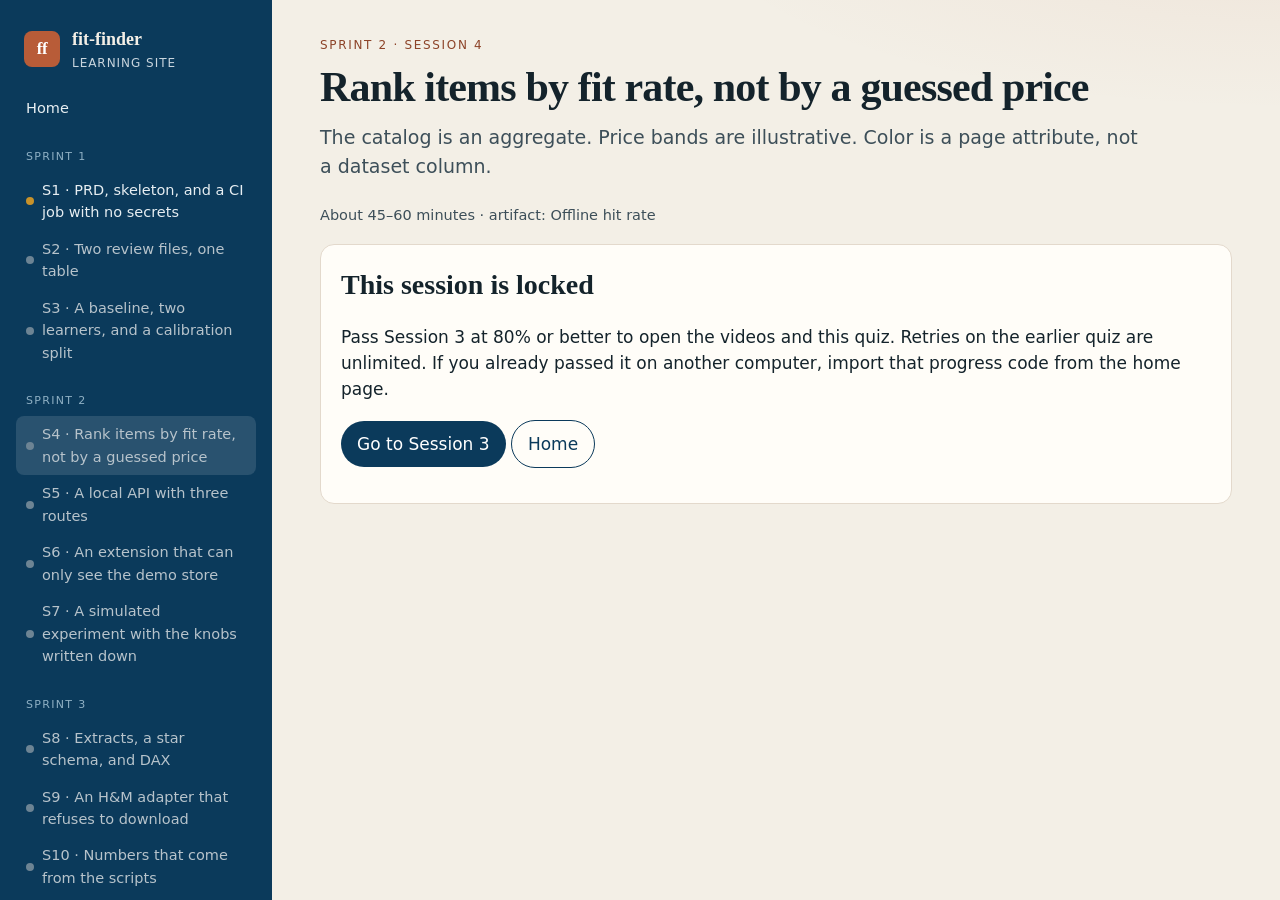
<file: academy/site/session-4.html>
<!DOCTYPE html>
<html lang="en">
<head>
<meta charset="utf-8">
<meta name="viewport" content="width=device-width, initial-scale=1">
<title>Session 4 · Rank items by fit rate, not by a guessed price</title>
<link rel="stylesheet" href="css/academy.css">

<script>
(function () {
  var session = 4;
  var ok = false;
  try {
    var raw = localStorage.getItem("ff-academy-progress-v1");
    var data = raw ? JSON.parse(raw) : null;
    var prev = data && data.sessions && data.sessions[String(session - 1)];
    ok = !!(prev && prev.passed);
  } catch (e) { ok = false; }
  if (!ok) document.documentElement.classList.add("is-locked");
})();
</script>
</head>
<body data-page="session" data-session="4">
<div class="app">
<aside class="nav">
<a class="brand" href="index.html"><div class="mark">ff</div><div><strong>fit-finder</strong><span>Learning site</span></div></a>
<a class="item" href="index.html">Home</a>
<div class="week">Sprint 1</div>
<a class="item" data-session="1" href="session-1.html"><i class="dot"></i>S1 · PRD, skeleton, and a CI job with no secrets</a>
<a class="item" data-session="2" href="session-2.html"><i class="dot"></i>S2 · Two review files, one table</a>
<a class="item" data-session="3" href="session-3.html"><i class="dot"></i>S3 · A baseline, two learners, and a calibration split</a>
<div class="week">Sprint 2</div>
<a class="item active" data-session="4" href="session-4.html"><i class="dot"></i>S4 · Rank items by fit rate, not by a guessed price</a>
<a class="item" data-session="5" href="session-5.html"><i class="dot"></i>S5 · A local API with three routes</a>
<a class="item" data-session="6" href="session-6.html"><i class="dot"></i>S6 · An extension that can only see the demo store</a>
<a class="item" data-session="7" href="session-7.html"><i class="dot"></i>S7 · A simulated experiment with the knobs written down</a>
<div class="week">Sprint 3</div>
<a class="item" data-session="8" href="session-8.html"><i class="dot"></i>S8 · Extracts, a star schema, and DAX</a>
<a class="item" data-session="9" href="session-9.html"><i class="dot"></i>S9 · An H&amp;M adapter that refuses to download</a>
<a class="item" data-session="10" href="session-10.html"><i class="dot"></i>S10 · Numbers that come from the scripts</a>
<div class="nav-foot" id="nav-progress">Progress stays in this browser</div>
</aside>
<main class="main">

<p class="kicker">Sprint 2 · Session 4</p>
<h1>Rank items by fit rate, not by a guessed price</h1>
<p class="lede">The catalog is an aggregate. Price bands are illustrative. Color is a page attribute, not a dataset column.</p>
<p class="note">About 45–60 minutes · artifact: Offline hit rate</p>
<div class="lock-screen">
  <div class="panel">
    <h2>This session is locked</h2>
    <p>Pass Session 3 at 80% or better to open the videos and this quiz. Retries on the earlier quiz are unlimited. If you already passed it on another computer, import that progress code from the home page.</p>
    <p><a class="button" href="session-3.html">Go to Session 3</a> <a class="button secondary" href="index.html">Home</a></p>
  </div>
</div>
<div class="lesson">
<h2>Read first</h2>
<ul><li>docs/EVAL_REPORT.md — the content-ranker section.</li><li>src/fit_finder/recommend/catalog.py — the illustrative band table is labeled in the module docstring.</li></ul>
<h2>Watch in this order</h2>
<p class="note">Each clip opens with what the file is responsible for, then walks the lines. The line numbers match <code>main</code>.</p>
<article class="clip">
<h3>1. Session 4 · Rank inside the category</h3>
<div class="panel"><p><strong>Architecture.</strong> The ranker is a content score over the item catalog, not a second model. It stays in the requested category. The score mixes historical fit rate, closeness of the usual fit size, and a small support term so a one-review fluke cannot win. Price and color are not observed on UCSD items, and the function says so instead of inventing them.</p></div>
<video controls preload="metadata" src="videos/session-4/01_rank.mp4">
<a href="videos/session-4/01_rank.mp4">Download clip 1</a>
</video>
<p class="meta">1:16 · Andrew · <a href="https://github.com/neelsrejan/fit-finder/blob/main/src/fit_finder/recommend/rank.py">src/fit_finder/recommend/rank.py</a> on <code>main</code></p>
</article><article class="clip">
<h3>2. Session 4 · Hit rate on held-out fit reviews</h3>
<div class="panel"><p><strong>Architecture.</strong> The offline metric asks a retrieval question. Take a held-out review that said the item fit. Hide that item among random other items in the same category. Did the ranker put it in the top ten? This is not a shopper experiment and it does not use the simulated arms.</p></div>
<video controls preload="metadata" src="videos/session-4/02_evaluate.mp4">
<a href="videos/session-4/02_evaluate.mp4">Download clip 2</a>
</video>
<p class="meta">1:13 · Andrew · <a href="https://github.com/neelsrejan/fit-finder/blob/main/src/fit_finder/recommend/evaluate.py">src/fit_finder/recommend/evaluate.py</a> on <code>main</code></p>
</article>
<h2>How this session connects</h2>
<div class="prose"><p>build_catalog rolls reviews up to one row per item. rank_items stays inside the category and scores fit rate, size closeness, and support. evaluate.py asks whether a held-out fit review's item lands in the top 10 of a same-category candidate set.</p></div>
<h2>Code on main</h2>
<ul><li><a href="https://github.com/neelsrejan/fit-finder/blob/main/src/fit_finder/recommend/rank.py"><code>src/fit_finder/recommend/rank.py</code></a></li><li><a href="https://github.com/neelsrejan/fit-finder/blob/main/src/fit_finder/recommend/evaluate.py"><code>src/fit_finder/recommend/evaluate.py</code></a></li></ul>
<h2>Practice</h2>
<div class="prose"><p>A teammate wants to fill missing prices with the midpoint of the illustrative band and train on it. Write the reason that number must not enter the feature matrix.</p></div>
<h2>Quiz</h2>
<p class="note">Eight questions. 80% to pass, which means 7 of 8. The questions are about boundaries and tradeoffs. Explanations show after you submit. The salted hash is a self-study speed bump, not protection.</p>
<div id="quiz"></div>
</div>

</main>
</div>
<script src="js/site-config.js"></script>
<script src="js/quiz-data.js"></script>
<script src="js/academy.js"></script>
</body>
</html>
</file>
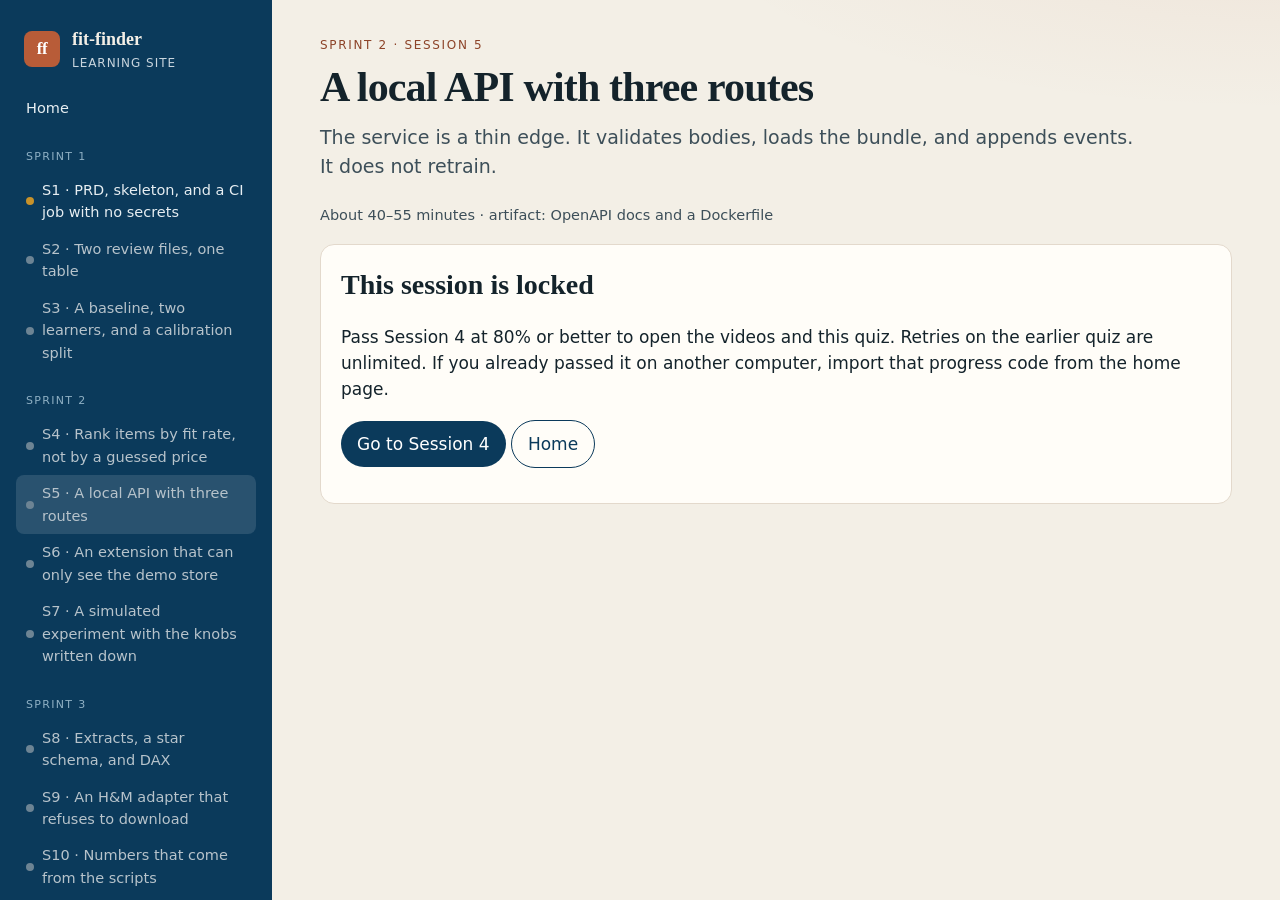
<file: academy/site/session-5.html>
<!DOCTYPE html>
<html lang="en">
<head>
<meta charset="utf-8">
<meta name="viewport" content="width=device-width, initial-scale=1">
<title>Session 5 · A local API with three routes</title>
<link rel="stylesheet" href="css/academy.css">

<script>
(function () {
  var session = 5;
  var ok = false;
  try {
    var raw = localStorage.getItem("ff-academy-progress-v1");
    var data = raw ? JSON.parse(raw) : null;
    var prev = data && data.sessions && data.sessions[String(session - 1)];
    ok = !!(prev && prev.passed);
  } catch (e) { ok = false; }
  if (!ok) document.documentElement.classList.add("is-locked");
})();
</script>
</head>
<body data-page="session" data-session="5">
<div class="app">
<aside class="nav">
<a class="brand" href="index.html"><div class="mark">ff</div><div><strong>fit-finder</strong><span>Learning site</span></div></a>
<a class="item" href="index.html">Home</a>
<div class="week">Sprint 1</div>
<a class="item" data-session="1" href="session-1.html"><i class="dot"></i>S1 · PRD, skeleton, and a CI job with no secrets</a>
<a class="item" data-session="2" href="session-2.html"><i class="dot"></i>S2 · Two review files, one table</a>
<a class="item" data-session="3" href="session-3.html"><i class="dot"></i>S3 · A baseline, two learners, and a calibration split</a>
<div class="week">Sprint 2</div>
<a class="item" data-session="4" href="session-4.html"><i class="dot"></i>S4 · Rank items by fit rate, not by a guessed price</a>
<a class="item active" data-session="5" href="session-5.html"><i class="dot"></i>S5 · A local API with three routes</a>
<a class="item" data-session="6" href="session-6.html"><i class="dot"></i>S6 · An extension that can only see the demo store</a>
<a class="item" data-session="7" href="session-7.html"><i class="dot"></i>S7 · A simulated experiment with the knobs written down</a>
<div class="week">Sprint 3</div>
<a class="item" data-session="8" href="session-8.html"><i class="dot"></i>S8 · Extracts, a star schema, and DAX</a>
<a class="item" data-session="9" href="session-9.html"><i class="dot"></i>S9 · An H&amp;M adapter that refuses to download</a>
<a class="item" data-session="10" href="session-10.html"><i class="dot"></i>S10 · Numbers that come from the scripts</a>
<div class="nav-foot" id="nav-progress">Progress stays in this browser</div>
</aside>
<main class="main">

<p class="kicker">Sprint 2 · Session 5</p>
<h1>A local API with three routes</h1>
<p class="lede">The service is a thin edge. It validates bodies, loads the bundle, and appends events. It does not retrain.</p>
<p class="note">About 40–55 minutes · artifact: OpenAPI docs and a Dockerfile</p>
<div class="lock-screen">
  <div class="panel">
    <h2>This session is locked</h2>
    <p>Pass Session 4 at 80% or better to open the videos and this quiz. Retries on the earlier quiz are unlimited. If you already passed it on another computer, import that progress code from the home page.</p>
    <p><a class="button" href="session-4.html">Go to Session 4</a> <a class="button secondary" href="index.html">Home</a></p>
  </div>
</div>
<div class="lesson">
<h2>Read first</h2>
<ul><li>Start fit-finder-api and open /docs.</li><li>Dockerfile — the image copies the package and the model files, not data/raw.</li></ul>
<h2>Watch in this order</h2>
<p class="note">Each clip opens with what the file is responsible for, then walks the lines. The line numbers match <code>main</code>.</p>
<article class="clip">
<h3>1. Session 5 · The contract on the wire</h3>
<div class="panel"><p><strong>Architecture.</strong> Schemas are the product surface. The model code can change internals, but a client of predict-size, recommend, or events depends on these bodies. OpenAPI is generated from them. A missing size is a 422, not a guessed size.</p></div>
<video controls preload="metadata" src="videos/session-5/01_schemas.mp4">
<a href="videos/session-5/01_schemas.mp4">Download clip 1</a>
</video>
<p class="meta">1:11 · Andrew · <a href="https://github.com/neelsrejan/fit-finder/blob/main/src/fit_finder/api/schemas.py">src/fit_finder/api/schemas.py</a> on <code>main</code></p>
</article><article class="clip">
<h3>2. Session 5 · Three routes and a frozen bundle</h3>
<div class="panel"><p><strong>Architecture.</strong> The app is the edge. It loads the joblib bundle and the catalog once, validates bodies, and delegates. It does not train, it does not download, and it does not run the simulated experiment. Health reports the two blocked account steps so a reader of the docs page can see them.</p></div>
<video controls preload="metadata" src="videos/session-5/02_app.mp4">
<a href="videos/session-5/02_app.mp4">Download clip 2</a>
</video>
<p class="meta">1:18 · Andrew · <a href="https://github.com/neelsrejan/fit-finder/blob/main/src/fit_finder/api/app.py">src/fit_finder/api/app.py</a> on <code>main</code></p>
</article>
<h2>How this session connects</h2>
<div class="prose"><p>schemas.py is the contract. app.py loads the bundle and the catalog at startup and returns 503 if a file is missing. /events writes a request this process received and marks simulated false. When FIT_FINDER_DATABASE_URL is set, that row is stored in the hosted database. The simulated experiment does not use this route.</p></div>
<h2>Code on main</h2>
<ul><li><a href="https://github.com/neelsrejan/fit-finder/blob/main/src/fit_finder/api/schemas.py"><code>src/fit_finder/api/schemas.py</code></a></li><li><a href="https://github.com/neelsrejan/fit-finder/blob/main/src/fit_finder/api/app.py"><code>src/fit_finder/api/app.py</code></a></li></ul>
<h2>Practice</h2>
<div class="prose"><p>Trace one size request from the pydantic body to predict_one. Name the field that would start meaning a tape-measure bust if someone merged it with the bra band.</p></div>
<h2>Quiz</h2>
<p class="note">Eight questions. 80% to pass, which means 7 of 8. The questions are about boundaries and tradeoffs. Explanations show after you submit. The salted hash is a self-study speed bump, not protection.</p>
<div id="quiz"></div>
</div>

</main>
</div>
<script src="js/site-config.js"></script>
<script src="js/quiz-data.js"></script>
<script src="js/academy.js"></script>
</body>
</html>
</file>
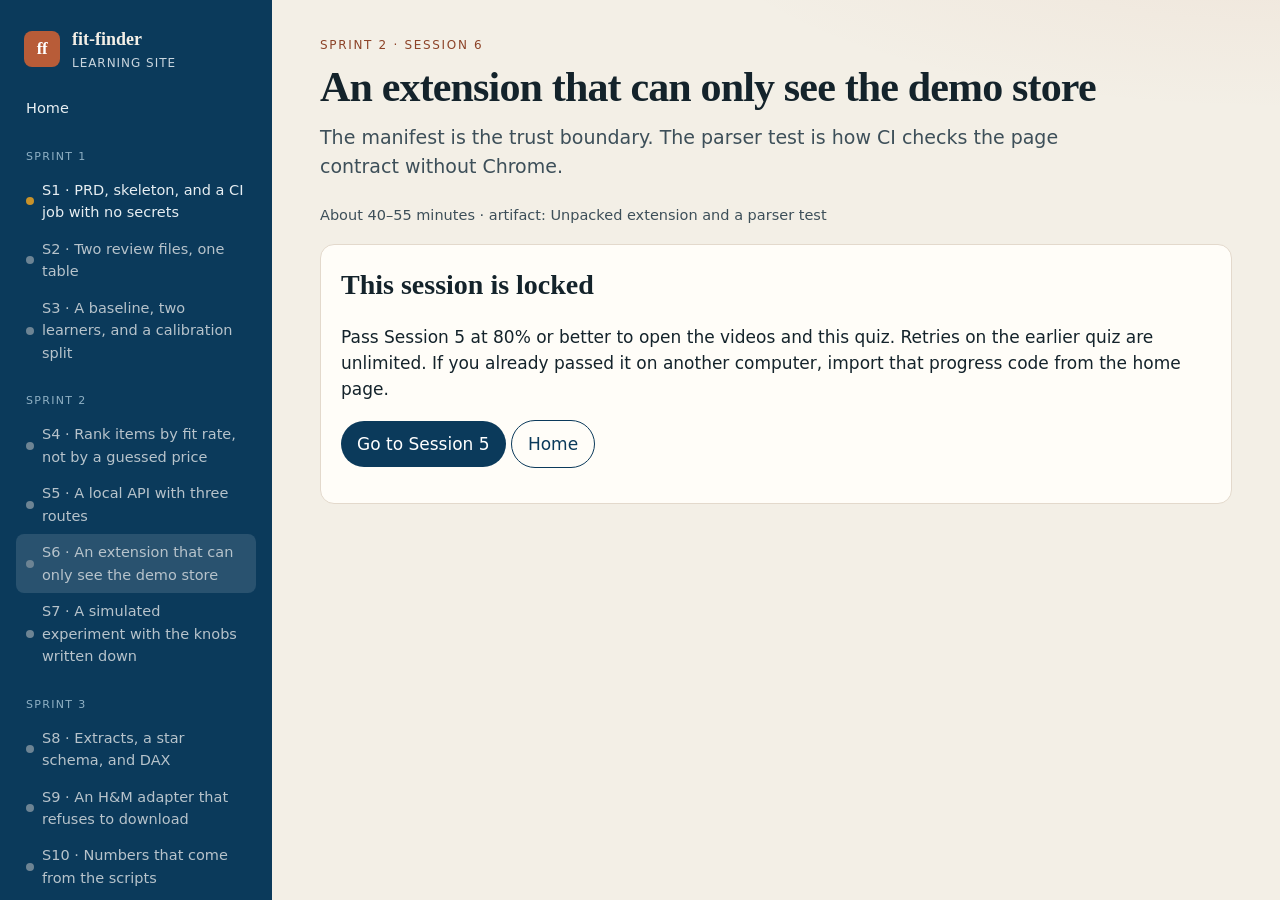
<file: academy/site/session-6.html>
<!DOCTYPE html>
<html lang="en">
<head>
<meta charset="utf-8">
<meta name="viewport" content="width=device-width, initial-scale=1">
<title>Session 6 · An extension that can only see the demo store</title>
<link rel="stylesheet" href="css/academy.css">

<script>
(function () {
  var session = 6;
  var ok = false;
  try {
    var raw = localStorage.getItem("ff-academy-progress-v1");
    var data = raw ? JSON.parse(raw) : null;
    var prev = data && data.sessions && data.sessions[String(session - 1)];
    ok = !!(prev && prev.passed);
  } catch (e) { ok = false; }
  if (!ok) document.documentElement.classList.add("is-locked");
})();
</script>
</head>
<body data-page="session" data-session="6">
<div class="app">
<aside class="nav">
<a class="brand" href="index.html"><div class="mark">ff</div><div><strong>fit-finder</strong><span>Learning site</span></div></a>
<a class="item" href="index.html">Home</a>
<div class="week">Sprint 1</div>
<a class="item" data-session="1" href="session-1.html"><i class="dot"></i>S1 · PRD, skeleton, and a CI job with no secrets</a>
<a class="item" data-session="2" href="session-2.html"><i class="dot"></i>S2 · Two review files, one table</a>
<a class="item" data-session="3" href="session-3.html"><i class="dot"></i>S3 · A baseline, two learners, and a calibration split</a>
<div class="week">Sprint 2</div>
<a class="item" data-session="4" href="session-4.html"><i class="dot"></i>S4 · Rank items by fit rate, not by a guessed price</a>
<a class="item" data-session="5" href="session-5.html"><i class="dot"></i>S5 · A local API with three routes</a>
<a class="item active" data-session="6" href="session-6.html"><i class="dot"></i>S6 · An extension that can only see the demo store</a>
<a class="item" data-session="7" href="session-7.html"><i class="dot"></i>S7 · A simulated experiment with the knobs written down</a>
<div class="week">Sprint 3</div>
<a class="item" data-session="8" href="session-8.html"><i class="dot"></i>S8 · Extracts, a star schema, and DAX</a>
<a class="item" data-session="9" href="session-9.html"><i class="dot"></i>S9 · An H&amp;M adapter that refuses to download</a>
<a class="item" data-session="10" href="session-10.html"><i class="dot"></i>S10 · Numbers that come from the scripts</a>
<div class="nav-foot" id="nav-progress">Progress stays in this browser</div>
</aside>
<main class="main">

<p class="kicker">Sprint 2 · Session 6</p>
<h1>An extension that can only see the demo store</h1>
<p class="lede">The manifest is the trust boundary. The parser test is how CI checks the page contract without Chrome.</p>
<p class="note">About 40–55 minutes · artifact: Unpacked extension and a parser test</p>
<div class="lock-screen">
  <div class="panel">
    <h2>This session is locked</h2>
    <p>Pass Session 5 at 80% or better to open the videos and this quiz. Retries on the earlier quiz are unlimited. If you already passed it on another computer, import that progress code from the home page.</p>
    <p><a class="button" href="session-5.html">Go to Session 5</a> <a class="button secondary" href="index.html">Home</a></p>
  </div>
</div>
<div class="lesson">
<h2>Read first</h2>
<ul><li>extension/README.md — load unpacked, serve the demo store.</li><li>docs/DEMO.md — the storyboard is drawn, not a retailer capture.</li></ul>
<h2>Watch in this order</h2>
<p class="note">Each clip opens with what the file is responsible for, then walks the lines. The line numbers match <code>main</code>.</p>
<article class="clip">
<h3>1. Session 6 · The page contract, tested without Chrome</h3>
<div class="panel"><p><strong>Architecture.</strong> This parser is the test double for the content script. Both read the same attributes on a demo page: product id, category, price, colors, size-chart rows, and the selected size. CI can check the fixture HTML without launching a browser. The parser does not fetch URLs.</p></div>
<video controls preload="metadata" src="videos/session-6/01_pageparse.mp4">
<a href="videos/session-6/01_pageparse.mp4">Download clip 1</a>
</video>
<p class="meta">1:09 · Andrew · <a href="https://github.com/neelsrejan/fit-finder/blob/main/src/fit_finder/pageparse.py">src/fit_finder/pageparse.py</a> on <code>main</code></p>
</article><article class="clip">
<h3>2. Session 6 · The panel only on the demo origin</h3>
<div class="panel"><p><strong>Architecture.</strong> The content script is the browser half of the same contract. It reads the page, calls the local API, and renders a panel. It does not decide which sites it may run on. The manifest does. If the API is down, the panel says so instead of inventing a size.</p></div>
<video controls preload="metadata" src="videos/session-6/02_content.mp4">
<a href="videos/session-6/02_content.mp4">Download clip 2</a>
</video>
<p class="meta">1:30 · Andrew · <a href="https://github.com/neelsrejan/fit-finder/blob/main/extension/content.js">extension/content.js</a> on <code>main</code></p>
</article>
<h2>How this session connects</h2>
<div class="prose"><p>The content script and pageparse.py both read article.product, the size chart rows, and the size select. The manifest lists localhost, 127.0.0.1, and the GitHub Pages demo. It does not list retailer sites. A unit test fails if a retailer name appears in the manifest.</p></div>
<h2>Code on main</h2>
<ul><li><a href="https://github.com/neelsrejan/fit-finder/blob/main/src/fit_finder/pageparse.py"><code>src/fit_finder/pageparse.py</code></a></li><li><a href="https://github.com/neelsrejan/fit-finder/blob/main/extension/content.js"><code>extension/content.js</code></a></li></ul>
<h2>Practice</h2>
<div class="prose"><p>Describe what would start being collected if the content script match became every https page. That is the whole answer. Do not widen the match.</p></div>
<h2>Quiz</h2>
<p class="note">Eight questions. 80% to pass, which means 7 of 8. The questions are about boundaries and tradeoffs. Explanations show after you submit. The salted hash is a self-study speed bump, not protection.</p>
<div id="quiz"></div>
</div>

</main>
</div>
<script src="js/site-config.js"></script>
<script src="js/quiz-data.js"></script>
<script src="js/academy.js"></script>
</body>
</html>
</file>
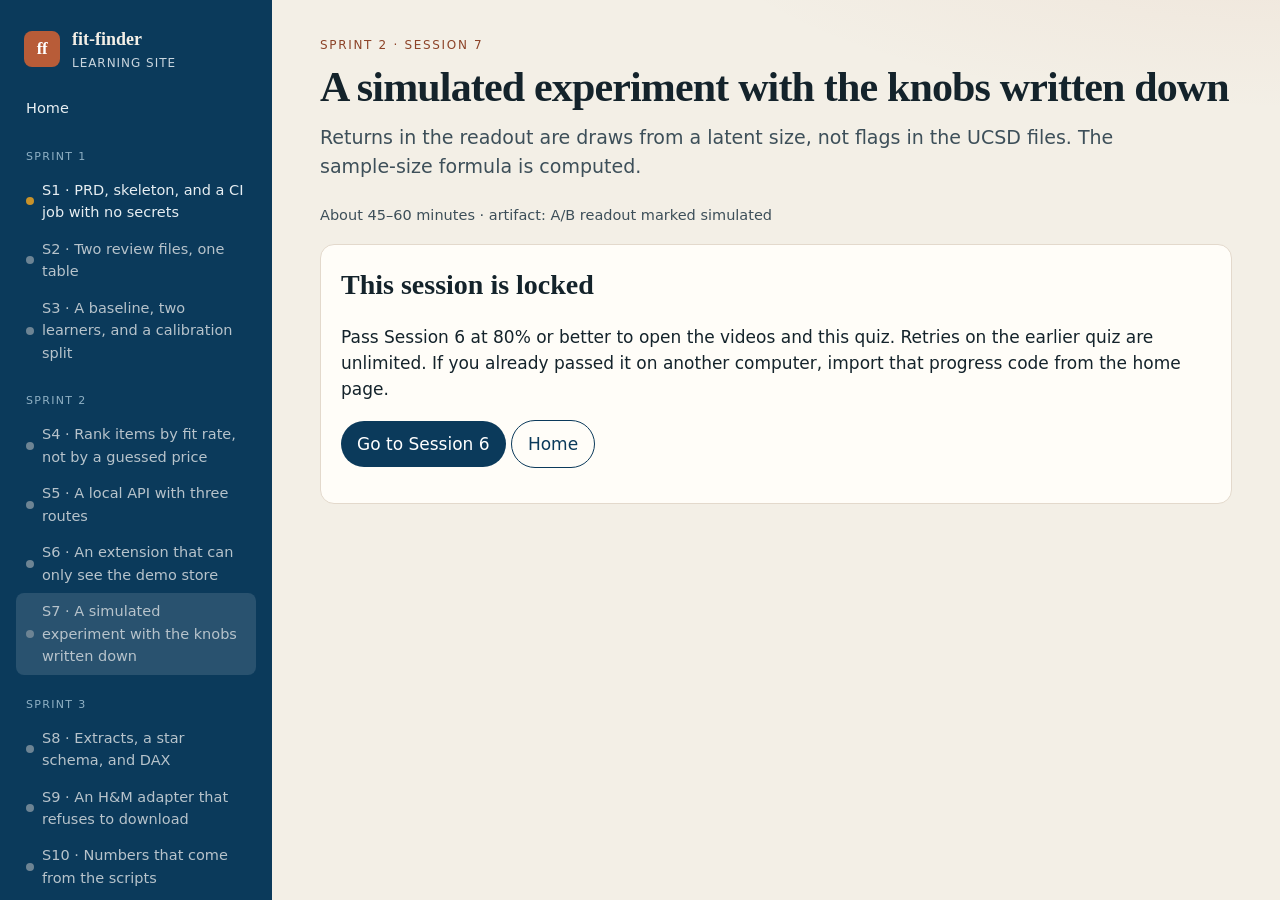
<file: academy/site/session-7.html>
<!DOCTYPE html>
<html lang="en">
<head>
<meta charset="utf-8">
<meta name="viewport" content="width=device-width, initial-scale=1">
<title>Session 7 · A simulated experiment with the knobs written down</title>
<link rel="stylesheet" href="css/academy.css">

<script>
(function () {
  var session = 7;
  var ok = false;
  try {
    var raw = localStorage.getItem("ff-academy-progress-v1");
    var data = raw ? JSON.parse(raw) : null;
    var prev = data && data.sessions && data.sessions[String(session - 1)];
    ok = !!(prev && prev.passed);
  } catch (e) { ok = false; }
  if (!ok) document.documentElement.classList.add("is-locked");
})();
</script>
</head>
<body data-page="session" data-session="7">
<div class="app">
<aside class="nav">
<a class="brand" href="index.html"><div class="mark">ff</div><div><strong>fit-finder</strong><span>Learning site</span></div></a>
<a class="item" href="index.html">Home</a>
<div class="week">Sprint 1</div>
<a class="item" data-session="1" href="session-1.html"><i class="dot"></i>S1 · PRD, skeleton, and a CI job with no secrets</a>
<a class="item" data-session="2" href="session-2.html"><i class="dot"></i>S2 · Two review files, one table</a>
<a class="item" data-session="3" href="session-3.html"><i class="dot"></i>S3 · A baseline, two learners, and a calibration split</a>
<div class="week">Sprint 2</div>
<a class="item" data-session="4" href="session-4.html"><i class="dot"></i>S4 · Rank items by fit rate, not by a guessed price</a>
<a class="item" data-session="5" href="session-5.html"><i class="dot"></i>S5 · A local API with three routes</a>
<a class="item" data-session="6" href="session-6.html"><i class="dot"></i>S6 · An extension that can only see the demo store</a>
<a class="item active" data-session="7" href="session-7.html"><i class="dot"></i>S7 · A simulated experiment with the knobs written down</a>
<div class="week">Sprint 3</div>
<a class="item" data-session="8" href="session-8.html"><i class="dot"></i>S8 · Extracts, a star schema, and DAX</a>
<a class="item" data-session="9" href="session-9.html"><i class="dot"></i>S9 · An H&amp;M adapter that refuses to download</a>
<a class="item" data-session="10" href="session-10.html"><i class="dot"></i>S10 · Numbers that come from the scripts</a>
<div class="nav-foot" id="nav-progress">Progress stays in this browser</div>
</aside>
<main class="main">

<p class="kicker">Sprint 2 · Session 7</p>
<h1>A simulated experiment with the knobs written down</h1>
<p class="lede">Returns in the readout are draws from a latent size, not flags in the UCSD files. The sample-size formula is computed.</p>
<p class="note">About 45–60 minutes · artifact: A/B readout marked simulated</p>
<div class="lock-screen">
  <div class="panel">
    <h2>This session is locked</h2>
    <p>Pass Session 6 at 80% or better to open the videos and this quiz. Retries on the earlier quiz are unlimited. If you already passed it on another computer, import that progress code from the home page.</p>
    <p><a class="button" href="session-6.html">Go to Session 6</a> <a class="button secondary" href="index.html">Home</a></p>
  </div>
</div>
<div class="lesson">
<h2>Read first</h2>
<ul><li>SIMULATION_DISCLAIMER.md</li><li>docs/EVAL_REPORT.md — the simulated A/B section.</li></ul>
<h2>Watch in this order</h2>
<p class="note">Each clip opens with what the file is responsible for, then walks the lines. The line numbers match <code>main</code>.</p>
<article class="clip">
<h3>1. Session 7 · A generator with the knobs outside the model</h3>
<div class="panel"><p><strong>Architecture.</strong> This module builds the simulated shoppers. It does not load the size model. A latent size, a biased order, and a policy that is right about direction only with a named probability produce a return. The summarize function is what the eval report quotes, and every dict it returns says simulated true.</p></div>
<video controls preload="metadata" src="videos/session-7/01_ab.mp4">
<a href="videos/session-7/01_ab.mp4">Download clip 1</a>
</video>
<p class="meta">1:22 · Andrew · <a href="https://github.com/neelsrejan/fit-finder/blob/main/src/fit_finder/events/ab.py">src/fit_finder/events/ab.py</a> on <code>main</code></p>
</article><article class="clip">
<h3>2. Session 7 · The sample size is computed</h3>
<div class="panel"><p><strong>Architecture.</strong> The power helper exists so the number in the readout is a formula, not a typed integer. It is the normal approximation for two proportions with equal allocation. It does not know about fit reviews. The caller passes the control rate from the simulation and a planned treatment rate two points lower.</p></div>
<video controls preload="metadata" src="videos/session-7/02_power.mp4">
<a href="videos/session-7/02_power.mp4">Download clip 2</a>
</video>
<p class="meta">0:58 · Andrew · <a href="https://github.com/neelsrejan/fit-finder/blob/main/src/fit_finder/events/power.py">src/fit_finder/events/power.py</a> on <code>main</code></p>
</article>
<h2>How this session connects</h2>
<div class="prose"><p>assumptions.py holds the probabilities. ab.py draws shoppers. power.py turns the control rate and a 2 point planning lift into a sample size. None of these functions read the trained model. The model's directional accuracy stays in the model card.</p></div>
<h2>Code on main</h2>
<ul><li><a href="https://github.com/neelsrejan/fit-finder/blob/main/src/fit_finder/events/ab.py"><code>src/fit_finder/events/ab.py</code></a></li><li><a href="https://github.com/neelsrejan/fit-finder/blob/main/src/fit_finder/events/power.py"><code>src/fit_finder/events/power.py</code></a></li></ul>
<h2>Practice</h2>
<div class="prose"><p>Someone wants to paste the simulated lift into the model card as proof the logistic regression cuts returns. Write the boundary that forbids it.</p></div>
<h2>Quiz</h2>
<p class="note">Eight questions. 80% to pass, which means 7 of 8. The questions are about boundaries and tradeoffs. Explanations show after you submit. The salted hash is a self-study speed bump, not protection.</p>
<div id="quiz"></div>
</div>

</main>
</div>
<script src="js/site-config.js"></script>
<script src="js/quiz-data.js"></script>
<script src="js/academy.js"></script>
</body>
</html>
</file>
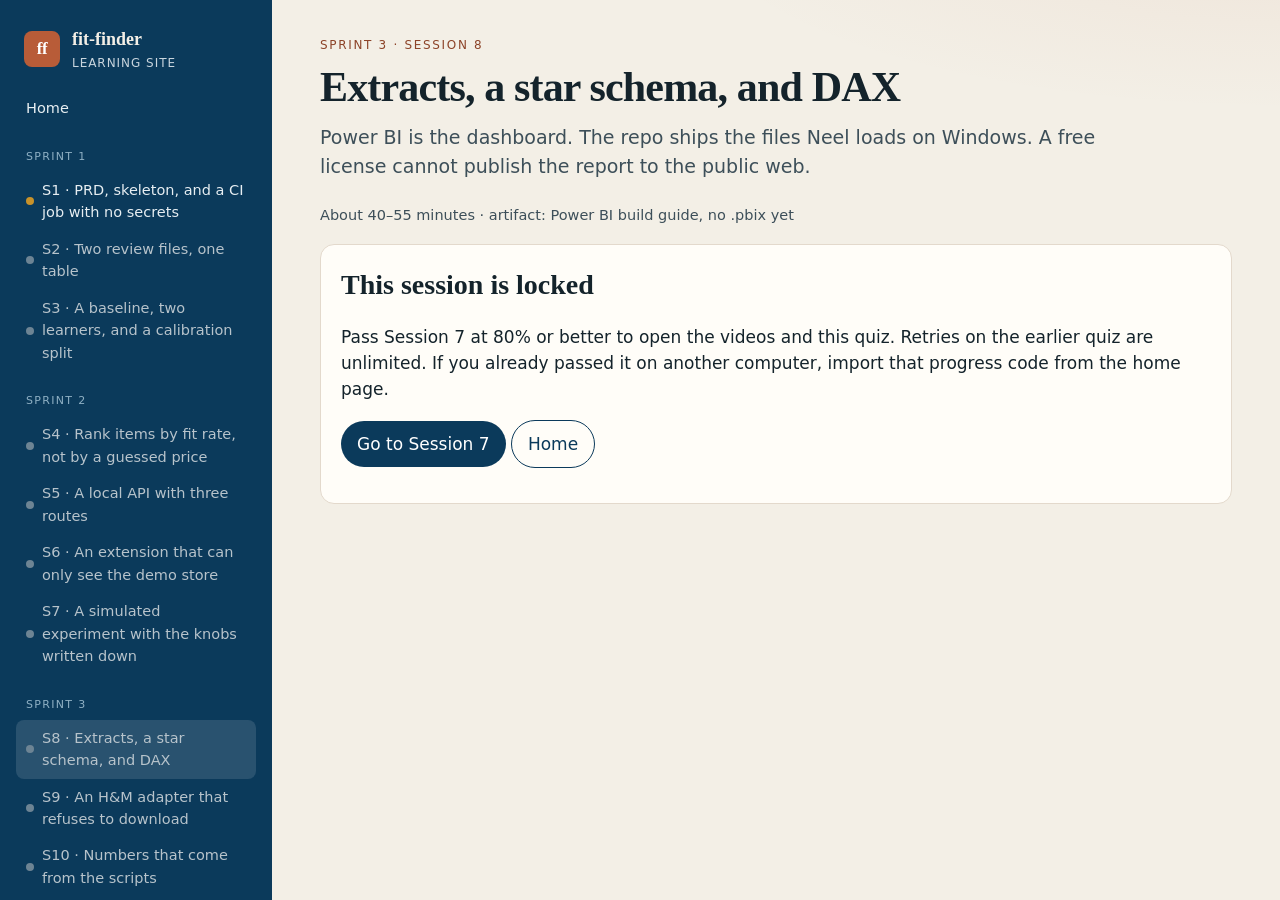
<file: academy/site/session-8.html>
<!DOCTYPE html>
<html lang="en">
<head>
<meta charset="utf-8">
<meta name="viewport" content="width=device-width, initial-scale=1">
<title>Session 8 · Extracts, a star schema, and DAX</title>
<link rel="stylesheet" href="css/academy.css">

<script>
(function () {
  var session = 8;
  var ok = false;
  try {
    var raw = localStorage.getItem("ff-academy-progress-v1");
    var data = raw ? JSON.parse(raw) : null;
    var prev = data && data.sessions && data.sessions[String(session - 1)];
    ok = !!(prev && prev.passed);
  } catch (e) { ok = false; }
  if (!ok) document.documentElement.classList.add("is-locked");
})();
</script>
</head>
<body data-page="session" data-session="8">
<div class="app">
<aside class="nav">
<a class="brand" href="index.html"><div class="mark">ff</div><div><strong>fit-finder</strong><span>Learning site</span></div></a>
<a class="item" href="index.html">Home</a>
<div class="week">Sprint 1</div>
<a class="item" data-session="1" href="session-1.html"><i class="dot"></i>S1 · PRD, skeleton, and a CI job with no secrets</a>
<a class="item" data-session="2" href="session-2.html"><i class="dot"></i>S2 · Two review files, one table</a>
<a class="item" data-session="3" href="session-3.html"><i class="dot"></i>S3 · A baseline, two learners, and a calibration split</a>
<div class="week">Sprint 2</div>
<a class="item" data-session="4" href="session-4.html"><i class="dot"></i>S4 · Rank items by fit rate, not by a guessed price</a>
<a class="item" data-session="5" href="session-5.html"><i class="dot"></i>S5 · A local API with three routes</a>
<a class="item" data-session="6" href="session-6.html"><i class="dot"></i>S6 · An extension that can only see the demo store</a>
<a class="item" data-session="7" href="session-7.html"><i class="dot"></i>S7 · A simulated experiment with the knobs written down</a>
<div class="week">Sprint 3</div>
<a class="item active" data-session="8" href="session-8.html"><i class="dot"></i>S8 · Extracts, a star schema, and DAX</a>
<a class="item" data-session="9" href="session-9.html"><i class="dot"></i>S9 · An H&amp;M adapter that refuses to download</a>
<a class="item" data-session="10" href="session-10.html"><i class="dot"></i>S10 · Numbers that come from the scripts</a>
<div class="nav-foot" id="nav-progress">Progress stays in this browser</div>
</aside>
<main class="main">

<p class="kicker">Sprint 3 · Session 8</p>
<h1>Extracts, a star schema, and DAX</h1>
<p class="lede">Power BI is the dashboard. The repo ships the files Neel loads on Windows. A free license cannot publish the report to the public web.</p>
<p class="note">About 40–55 minutes · artifact: Power BI build guide, no .pbix yet</p>
<div class="lock-screen">
  <div class="panel">
    <h2>This session is locked</h2>
    <p>Pass Session 7 at 80% or better to open the videos and this quiz. Retries on the earlier quiz are unlimited. If you already passed it on another computer, import that progress code from the home page.</p>
    <p><a class="button" href="session-7.html">Go to Session 7</a> <a class="button secondary" href="index.html">Home</a></p>
  </div>
</div>
<div class="lesson">
<h2>Read first</h2>
<ul><li>analytics/powerbi/DATA_MODEL.md</li><li>analytics/powerbi/BUILD.md — the four pages and the blocked publish step.</li></ul>
<h2>Watch in this order</h2>
<p class="note">Each clip opens with what the file is responsible for, then walks the lines. The line numbers match <code>main</code>.</p>
<article class="clip">
<h3>1. Session 8 · Two facts that must not be joined</h3>
<div class="panel"><p><strong>Architecture.</strong> Export writes the files Power BI loads. fact_shopper and fact_event come from the simulator and are marked simulated. fact_model_score is a sample of held-out predictions when that file exists. The category dimension covers both so a slicer works, and the build guide forbids a relationship between the two facts.</p></div>
<video controls preload="metadata" src="videos/session-8/01_export.mp4">
<a href="videos/session-8/01_export.mp4">Download clip 1</a>
</video>
<p class="meta">1:27 · Andrew · <a href="https://github.com/neelsrejan/fit-finder/blob/main/src/fit_finder/analytics/export.py">src/fit_finder/analytics/export.py</a> on <code>main</code></p>
</article><article class="clip">
<h3>2. Session 8 · Measures that stay inside one fact</h3>
<div class="panel"><p><strong>Architecture.</strong> These measures are the dashboard math. They are text until Neel pastes them into Power BI Desktop. Each ratio uses one fact. Nothing here reaches across fact_model_score and fact_shopper. Publish-to-web is not a measure. It is an account step the build guide marks as blocked.</p></div>
<video controls preload="metadata" src="videos/session-8/02_dax.mp4">
<a href="videos/session-8/02_dax.mp4">Download clip 2</a>
</video>
<p class="meta">1:04 · Andrew · <a href="https://github.com/neelsrejan/fit-finder/blob/main/analytics/powerbi/measures.dax">analytics/powerbi/measures.dax</a> on <code>main</code></p>
</article>
<h2>How this session connects</h2>
<div class="prose"><p>export.py writes two facts that must not be joined to each other. fact_model_score is a held-out sample. fact_shopper and fact_event are simulated. The DAX measures divide inside one fact. The category dimension covers both, so a category slicer does not mean the rows are the same people.</p></div>
<h2>Code on main</h2>
<ul><li><a href="https://github.com/neelsrejan/fit-finder/blob/main/src/fit_finder/analytics/export.py"><code>src/fit_finder/analytics/export.py</code></a></li><li><a href="https://github.com/neelsrejan/fit-finder/blob/main/analytics/powerbi/measures.dax"><code>analytics/powerbi/measures.dax</code></a></li></ul>
<h2>Practice</h2>
<div class="prose"><p>Explain why a relationship from fact_model_score to fact_shopper would invent a finding. One paragraph.</p></div>
<h2>Quiz</h2>
<p class="note">Eight questions. 80% to pass, which means 7 of 8. The questions are about boundaries and tradeoffs. Explanations show after you submit. The salted hash is a self-study speed bump, not protection.</p>
<div id="quiz"></div>
</div>

</main>
</div>
<script src="js/site-config.js"></script>
<script src="js/quiz-data.js"></script>
<script src="js/academy.js"></script>
</body>
</html>
</file>
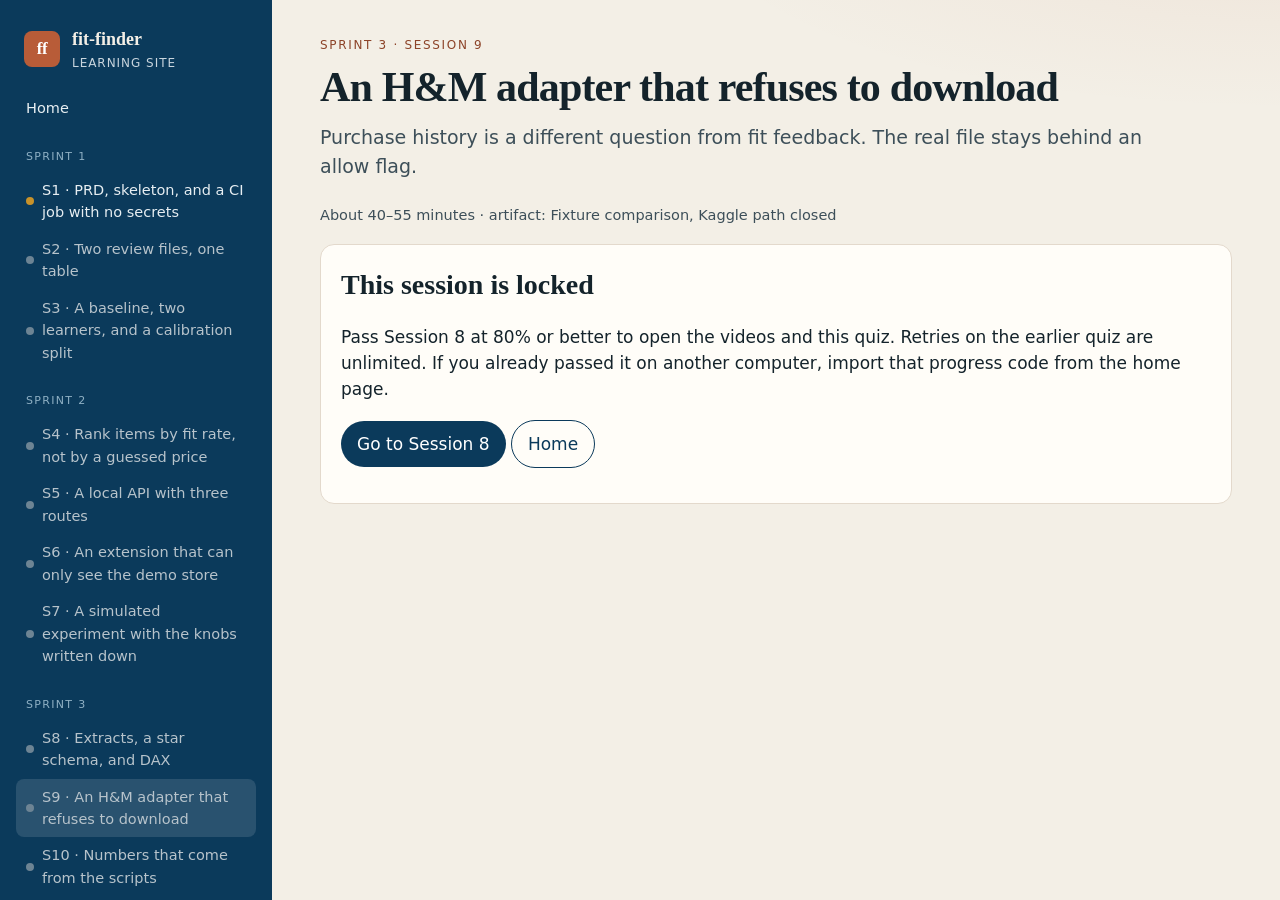
<file: academy/site/session-9.html>
<!DOCTYPE html>
<html lang="en">
<head>
<meta charset="utf-8">
<meta name="viewport" content="width=device-width, initial-scale=1">
<title>Session 9 · An H&amp;M adapter that refuses to download</title>
<link rel="stylesheet" href="css/academy.css">

<script>
(function () {
  var session = 9;
  var ok = false;
  try {
    var raw = localStorage.getItem("ff-academy-progress-v1");
    var data = raw ? JSON.parse(raw) : null;
    var prev = data && data.sessions && data.sessions[String(session - 1)];
    ok = !!(prev && prev.passed);
  } catch (e) { ok = false; }
  if (!ok) document.documentElement.classList.add("is-locked");
})();
</script>
</head>
<body data-page="session" data-session="9">
<div class="app">
<aside class="nav">
<a class="brand" href="index.html"><div class="mark">ff</div><div><strong>fit-finder</strong><span>Learning site</span></div></a>
<a class="item" href="index.html">Home</a>
<div class="week">Sprint 1</div>
<a class="item" data-session="1" href="session-1.html"><i class="dot"></i>S1 · PRD, skeleton, and a CI job with no secrets</a>
<a class="item" data-session="2" href="session-2.html"><i class="dot"></i>S2 · Two review files, one table</a>
<a class="item" data-session="3" href="session-3.html"><i class="dot"></i>S3 · A baseline, two learners, and a calibration split</a>
<div class="week">Sprint 2</div>
<a class="item" data-session="4" href="session-4.html"><i class="dot"></i>S4 · Rank items by fit rate, not by a guessed price</a>
<a class="item" data-session="5" href="session-5.html"><i class="dot"></i>S5 · A local API with three routes</a>
<a class="item" data-session="6" href="session-6.html"><i class="dot"></i>S6 · An extension that can only see the demo store</a>
<a class="item" data-session="7" href="session-7.html"><i class="dot"></i>S7 · A simulated experiment with the knobs written down</a>
<div class="week">Sprint 3</div>
<a class="item" data-session="8" href="session-8.html"><i class="dot"></i>S8 · Extracts, a star schema, and DAX</a>
<a class="item active" data-session="9" href="session-9.html"><i class="dot"></i>S9 · An H&amp;M adapter that refuses to download</a>
<a class="item" data-session="10" href="session-10.html"><i class="dot"></i>S10 · Numbers that come from the scripts</a>
<div class="nav-foot" id="nav-progress">Progress stays in this browser</div>
</aside>
<main class="main">

<p class="kicker">Sprint 3 · Session 9</p>
<h1>An H&amp;M adapter that refuses to download</h1>
<p class="lede">Purchase history is a different question from fit feedback. The real file stays behind an allow flag.</p>
<p class="note">About 40–55 minutes · artifact: Fixture comparison, Kaggle path closed</p>
<div class="lock-screen">
  <div class="panel">
    <h2>This session is locked</h2>
    <p>Pass Session 8 at 80% or better to open the videos and this quiz. Retries on the earlier quiz are unlimited. If you already passed it on another computer, import that progress code from the home page.</p>
    <p><a class="button" href="session-8.html">Go to Session 8</a> <a class="button secondary" href="index.html">Home</a></p>
  </div>
</div>
<div class="lesson">
<h2>Read first</h2>
<ul><li>.env.example — the three variables, and the instruction to leave the flag unset.</li><li>docs/EVAL_REPORT.md — the H&amp;M section.</li></ul>
<h2>Watch in this order</h2>
<p class="note">Each clip opens with what the file is responsible for, then walks the lines. The line numbers match <code>main</code>.</p>
<article class="clip">
<h3>1. Session 9 · A source interface with the socket closed</h3>
<div class="panel"><p><strong>Architecture.</strong> Purchase history sits behind PurchaseHistorySource so the rankers do not import Kaggle. SyntheticHMSource is what tests and the comparison run. KaggleHMSource only maps files that are already on disk. download_kaggle is the env-var path, and it raises unless the allow flag and both secrets are set. This build does not call it.</p></div>
<video controls preload="metadata" src="videos/session-9/01_adapter.mp4">
<a href="videos/session-9/01_adapter.mp4">Download clip 1</a>
</video>
<p class="meta">1:28 · Andrew · <a href="https://github.com/neelsrejan/fit-finder/blob/main/src/fit_finder/hm/adapter.py">src/fit_finder/hm/adapter.py</a> on <code>main</code></p>
</article><article class="clip">
<h3>2. Session 9 · Item-item similarity on purchases</h3>
<div class="panel"><p><strong>Architecture.</strong> Collaborative filtering here is cosine similarity of item buyer vectors, scored on the synthetic transactions. It answers whether a held-out purchase is near the items that shopper already bought. It does not see fit labels. compare.py runs it next to the session four ranker on the same fixture and labels both as simulated_fixture.</p></div>
<video controls preload="metadata" src="videos/session-9/02_cf.mp4">
<a href="videos/session-9/02_cf.mp4">Download clip 2</a>
</video>
<p class="meta">1:16 · Andrew · <a href="https://github.com/neelsrejan/fit-finder/blob/main/src/fit_finder/hm/cf.py">src/fit_finder/hm/cf.py</a> on <code>main</code></p>
</article>
<h2>How this session connects</h2>
<div class="prose"><p>PurchaseHistorySource has a synthetic implementation and a Kaggle implementation. download_kaggle raises unless the allow flag and both secrets are set. compare.py scores content ranking and item-item cosine on the fixture only. The planted preference is disclosed.</p></div>
<h2>Code on main</h2>
<ul><li><a href="https://github.com/neelsrejan/fit-finder/blob/main/src/fit_finder/hm/adapter.py"><code>src/fit_finder/hm/adapter.py</code></a></li><li><a href="https://github.com/neelsrejan/fit-finder/blob/main/src/fit_finder/hm/cf.py"><code>src/fit_finder/hm/cf.py</code></a></li></ul>
<h2>Practice</h2>
<div class="prose"><p>Say what would be true, and what would still be false, on the day the Kaggle file lands. The fit model does not automatically become a purchase model.</p></div>
<h2>Quiz</h2>
<p class="note">Eight questions. 80% to pass, which means 7 of 8. The questions are about boundaries and tradeoffs. Explanations show after you submit. The salted hash is a self-study speed bump, not protection.</p>
<div id="quiz"></div>
</div>

</main>
</div>
<script src="js/site-config.js"></script>
<script src="js/quiz-data.js"></script>
<script src="js/academy.js"></script>
</body>
</html>
</file>
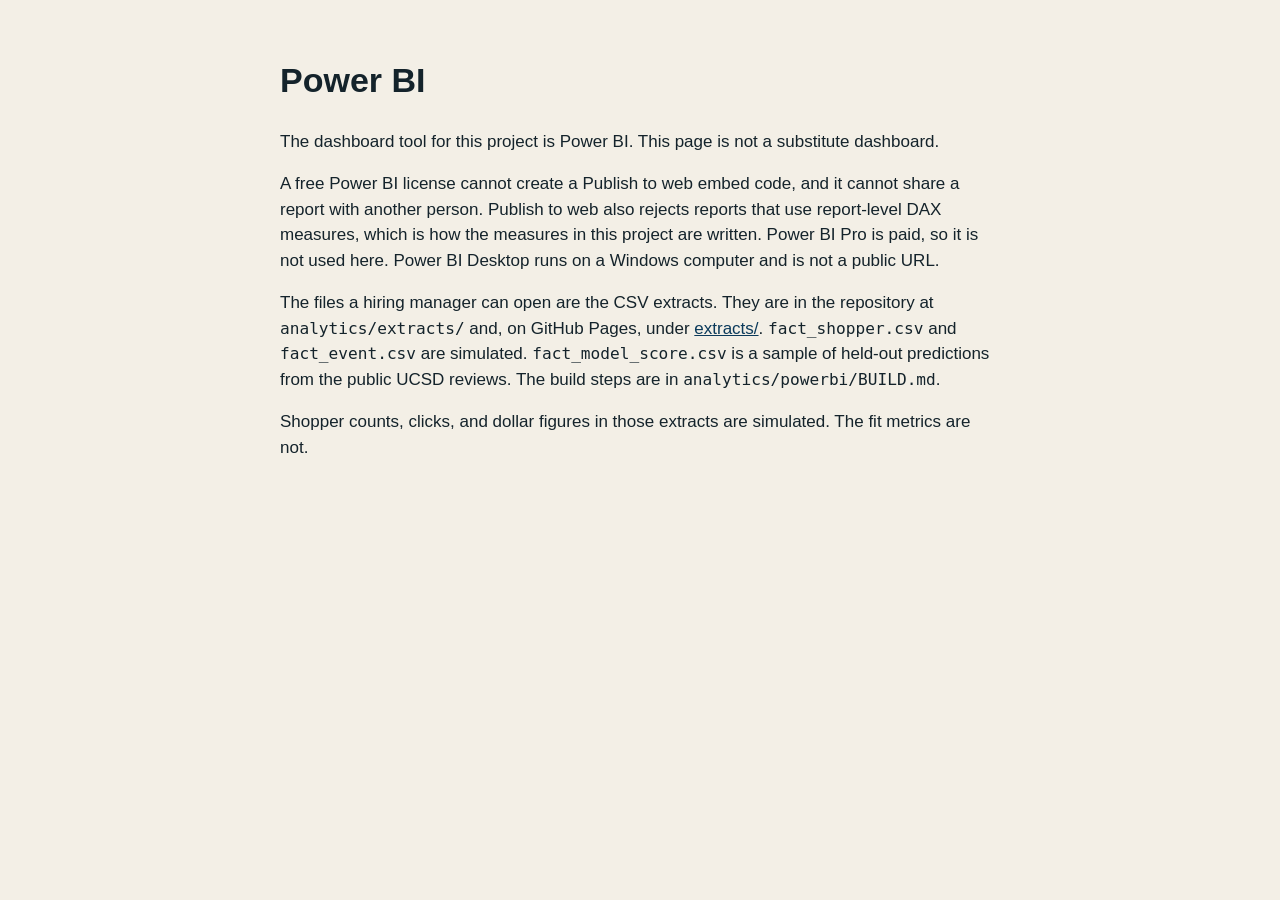
<file: analytics/powerbi/public.html>
<!DOCTYPE html>
<html lang="en">
<head>
  <meta charset="utf-8">
  <title>fit-finder · Power BI</title>
  <style>
    body { margin: 0; font: 17px/1.5 "Segoe UI", sans-serif; color: #14232b; background: #f3efe6; }
    main { max-width: 720px; margin: 0 auto; padding: 32px 20px 64px; }
    a { color: #0b3a5b; }
    code { font-size: 0.95em; }
  </style>
</head>
<body>
  <main>
    <h1>Power BI</h1>
    <p>The dashboard tool for this project is Power BI. This page is not a substitute dashboard.</p>
    <p>A free Power BI license cannot create a Publish to web embed code, and it cannot share a report with another person. Publish to web also rejects reports that use report-level DAX measures, which is how the measures in this project are written. Power BI Pro is paid, so it is not used here. Power BI Desktop runs on a Windows computer and is not a public URL.</p>
    <p>The files a hiring manager can open are the CSV extracts. They are in the repository at <code>analytics/extracts/</code> and, on GitHub Pages, under <a href="../extracts/">extracts/</a>. <code>fact_shopper.csv</code> and <code>fact_event.csv</code> are simulated. <code>fact_model_score.csv</code> is a sample of held-out predictions from the public UCSD reviews. The build steps are in <code>analytics/powerbi/BUILD.md</code>.</p>
    <p>Shopper counts, clicks, and dollar figures in those extracts are simulated. The fit metrics are not.</p>
  </main>
</body>
</html>
</file>
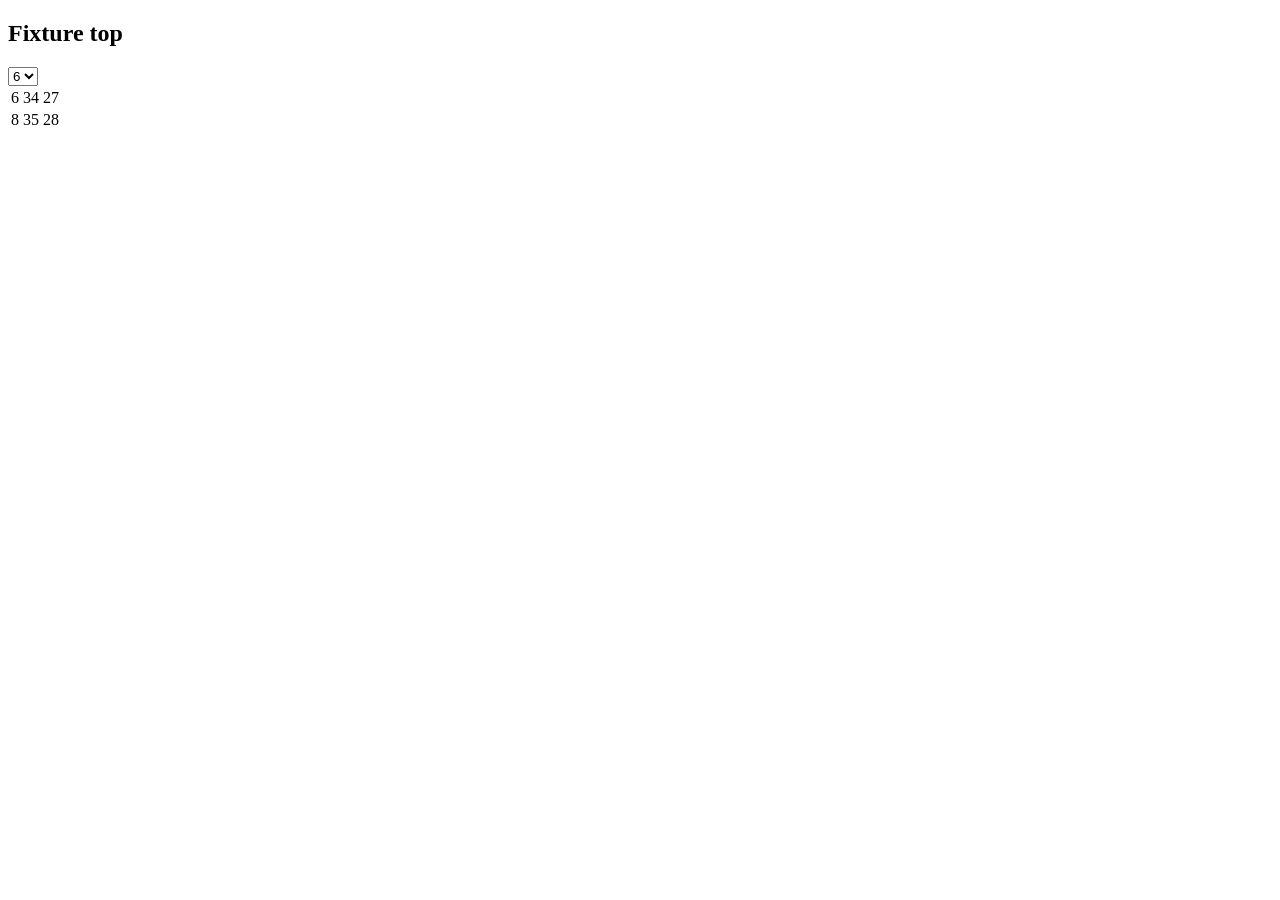
<file: demo-store/fixtures/top.html>
<!DOCTYPE html>
<html lang="en">
<head>
  <meta charset="utf-8">
  <title>Demo store fixture · top</title>
</head>
<body>
  <article class="product" data-product-id="demo-top-2" data-category="top" data-price="48" data-colors="white,black">
    <h1 class="product-title">Fixture top</h1>
    <select id="size-select">
      <option value="6" selected>6</option>
      <option value="8">8</option>
    </select>
    <table class="size-chart">
      <tbody>
        <tr data-size="6"><td>6</td><td>34</td><td>27</td></tr>
        <tr data-size="8"><td>8</td><td>35</td><td>28</td></tr>
      </tbody>
    </table>
  </article>
</body>
</html>
</file>
<file: academy/site/css/academy.css>
:root {
  --ink: #14232b;
  --ink-soft: #3d4f59;
  --paper: #f3efe6;
  --card: #fffdf8;
  --line: #e3d9cc;
  --navy: #0b3a5b;
  --navy-2: #12324a;
  --copper: #b85c38;
  --copper-2: #8c4328;
  --teal: #1f7a8c;
  --good: #1d6b4f;
  --good-bg: #e5f3ec;
  --bad: #8c2f3b;
  --bad-bg: #f8e8ea;
  --lock: #8d8376;
  --gold: #c8922a;
  --shadow: 0 16px 40px rgba(20, 35, 43, 0.08);
  --serif: "Iowan Old Style", "Palatino Linotype", Palatino, Georgia, serif;
  --sans: "Segoe UI", "Helvetica Neue", system-ui, sans-serif;
  --mono: "DejaVu Sans Mono", ui-monospace, "Cascadia Code", monospace;
  --nav: 272px;
  --pass: 0.8;
}

* { box-sizing: border-box; }
html { scroll-behavior: smooth; }
body {
  margin: 0;
  color: var(--ink);
  background:
    radial-gradient(1200px 400px at 100% -10%, rgba(184, 92, 56, 0.08), transparent 50%),
    var(--paper);
  font-family: var(--sans);
  font-size: 17px;
  line-height: 1.55;
}
a { color: var(--navy); }
a:hover { color: var(--copper-2); }
img, video { max-width: 100%; }

.app { display: flex; min-height: 100vh; }

.nav {
  width: var(--nav);
  flex: 0 0 var(--nav);
  background: var(--navy);
  color: #f4efe6;
  padding: 22px 16px 28px;
  position: sticky;
  top: 0;
  height: 100vh;
  overflow: auto;
}
.brand {
  display: flex;
  gap: 12px;
  align-items: center;
  text-decoration: none;
  color: inherit;
  padding: 4px 8px 18px;
}
.mark {
  width: 36px;
  height: 36px;
  border-radius: 8px;
  background: var(--copper);
  color: white;
  display: grid;
  place-items: center;
  font-family: var(--serif);
  font-weight: 700;
  letter-spacing: -0.03em;
}
.brand strong { display: block; font-family: var(--serif); font-size: 18px; font-weight: 600; }
.brand span { display: block; color: #c9d5de; font-size: 12px; letter-spacing: 0.08em; text-transform: uppercase; }
.nav a.item, .nav .week {
  display: flex;
  align-items: center;
  gap: 8px;
  color: #e7eef2;
  text-decoration: none;
  border-radius: 8px;
  padding: 7px 10px;
  font-size: 14.5px;
}
.nav a.item:hover { background: rgba(255,255,255,0.06); color: white; }
.nav a.item.active { background: rgba(255,255,255,0.12); color: white; }
.nav a.item.locked { color: #b7c3cb; }
.nav .week {
  margin-top: 14px;
  color: #8fb0c4;
  font-size: 11px;
  letter-spacing: 0.12em;
  text-transform: uppercase;
}
.dot {
  width: 8px; height: 8px; border-radius: 99px; background: #6d8494; flex: 0 0 8px;
}
.dot.pass { background: #7dcea0; }
.dot.now { background: var(--gold); }
.nav-foot { margin-top: 22px; padding: 10px; color: #c5d2db; font-size: 12.5px; line-height: 1.4; }

.main { flex: 1; min-width: 0; padding: 36px 48px 80px; max-width: 1080px; }
.kicker {
  color: var(--copper-2);
  font-size: 12px;
  letter-spacing: 0.14em;
  text-transform: uppercase;
  margin: 0 0 8px;
}
h1 { font-family: var(--serif); font-weight: 600; font-size: 42px; line-height: 1.15; margin: 0 0 12px; letter-spacing: -0.02em; }
h2 { font-family: var(--serif); font-weight: 600; font-size: 28px; margin: 36px 0 12px; }
h3 { font-family: var(--serif); font-size: 22px; margin: 0 0 8px; }
.lede { font-size: 19px; color: var(--ink-soft); max-width: 68ch; margin: 0 0 22px; }

.progress-row { display: flex; gap: 22px; align-items: center; margin: 18px 0 28px; }
.ring {
  width: 84px; height: 84px; border-radius: 50%;
  background: conic-gradient(var(--teal) calc(var(--p) * 1%), #e4ddd2 0);
  display: grid; place-items: center; flex: 0 0 84px;
}
.ring span {
  width: 64px; height: 64px; border-radius: 50%; background: var(--paper);
  display: grid; place-items: center; font-family: var(--serif); font-size: 18px;
}
.bar { height: 8px; background: #e4ddd2; border-radius: 99px; overflow: hidden; margin-top: 8px; }
.bar i { display: block; height: 100%; background: var(--teal); width: calc(var(--p) * 1%); }

.cards { display: grid; grid-template-columns: repeat(3, 1fr); gap: 14px; }
.card, .link-card, .session-card {
  background: var(--card);
  border: 1px solid var(--line);
  border-radius: 14px;
  padding: 16px 16px 14px;
  box-shadow: var(--shadow);
}
.link-card { text-decoration: none; color: inherit; display: block; }
.link-card:hover { border-color: var(--copper); }
.link-card .label { color: var(--lock); font-size: 12px; letter-spacing: 0.08em; text-transform: uppercase; }
.link-card strong { display: block; font-family: var(--serif); font-size: 20px; margin: 4px 0; }
.link-card p { margin: 0; color: var(--ink-soft); font-size: 14.5px; }
.link-card.warn { border-style: dashed; }

.session-grid { display: grid; gap: 12px; }
.session-card { display: grid; grid-template-columns: 72px 1fr auto; gap: 14px; align-items: center; text-decoration: none; color: inherit; }
.session-card .num { font-family: var(--serif); font-size: 28px; color: var(--navy); }
.session-card .meta { color: var(--ink-soft); font-size: 14px; }
.pill { font-size: 12px; border-radius: 99px; padding: 4px 8px; background: #efe8dc; color: var(--ink-soft); white-space: nowrap; }
.pill.pass { background: var(--good-bg); color: var(--good); }
.pill.lock { background: #efeae3; color: var(--lock); }

.panel {
  background: var(--card);
  border: 1px solid var(--line);
  border-radius: 14px;
  padding: 18px 20px;
  margin: 14px 0;
}
.panel h2 { margin-top: 0; }
code, .mono { font-family: var(--mono); font-size: 0.92em; }
pre {
  background: #17232b;
  color: #f4efe6;
  padding: 14px 16px;
  border-radius: 10px;
  overflow: auto;
  font-family: var(--mono);
  font-size: 13.5px;
  line-height: 1.45;
}
.prose { max-width: 74ch; }
.prose h1 { font-size: 32px; }
.prose h2 { font-size: 24px; }
.prose code { background: #efe8dc; padding: 0 4px; border-radius: 4px; }
.prose pre code { background: transparent; padding: 0; color: inherit; }
.prose table { border-collapse: collapse; width: 100%; font-size: 15px; }
.prose th, .prose td { border-bottom: 1px solid var(--line); text-align: left; padding: 6px 8px; vertical-align: top; }

.clip { margin: 0 0 28px; }
.clip video {
  width: 100%;
  background: #111;
  border-radius: 12px;
  aspect-ratio: 16 / 9;
}
.clip .meta { color: var(--ink-soft); font-size: 14px; margin: 6px 0 0; }

ol.steps { padding-left: 1.2em; }
ol.steps li { margin: 8px 0; }

.lock-screen { display: none; }
html.is-locked .lesson { display: none !important; }
html.is-locked .lock-screen { display: block; }
.lock-screen .panel { margin-top: 18px; }

fieldset.q {
  border: 1px solid var(--line);
  border-radius: 12px;
  margin: 0 0 14px;
  padding: 12px 14px 8px;
  background: #fff;
}
fieldset.q legend { font-weight: 650; padding: 0 6px; }
label.choice { display: flex; gap: 8px; align-items: flex-start; padding: 6px 4px; cursor: pointer; }
fieldset.q.good { border-color: var(--good); background: var(--good-bg); }
fieldset.q.bad { border-color: var(--bad); background: var(--bad-bg); }
.explain { color: var(--ink); font-size: 15px; margin: 4px 0 8px 24px; }
.quiz-actions { display: flex; gap: 10px; flex-wrap: wrap; align-items: center; }
button, .button {
  background: var(--navy);
  color: white;
  border: 0;
  border-radius: 999px;
  padding: 10px 16px;
  font: inherit;
  cursor: pointer;
  text-decoration: none;
  display: inline-block;
}
button.secondary, .button.secondary { background: transparent; color: var(--navy); border: 1px solid var(--navy); }
button:hover, .button:hover { background: var(--navy-2); color: white; }
button:disabled { opacity: 0.45; cursor: default; }
.result { margin-top: 12px; font-family: var(--serif); font-size: 22px; }
textarea, input[type="text"] {
  width: 100%;
  font: 14px/1.4 var(--mono);
  padding: 10px;
  border-radius: 10px;
  border: 1px solid var(--line);
  background: #fff;
}
.row { display: flex; gap: 8px; flex-wrap: wrap; margin-top: 8px; }
.note { color: var(--ink-soft); font-size: 14.5px; }
hr.soft { border: 0; border-top: 1px solid var(--line); margin: 28px 0; }

@media (max-width: 900px) {
  .app { display: block; }
  .nav {
    position: sticky; top: 0; height: auto; width: 100%;
    display: flex; gap: 6px; overflow: auto; padding: 10px;
    z-index: 2;
  }
  .brand span, .nav-foot, .nav .week { display: none; }
  .brand { padding: 0 8px 0 0; }
  .nav a.item { white-space: nowrap; }
  .main { padding: 22px 16px 64px; }
  h1 { font-size: 32px; }
  .cards, .session-card { grid-template-columns: 1fr; }
  .progress-row { align-items: flex-start; }
}
</file>
